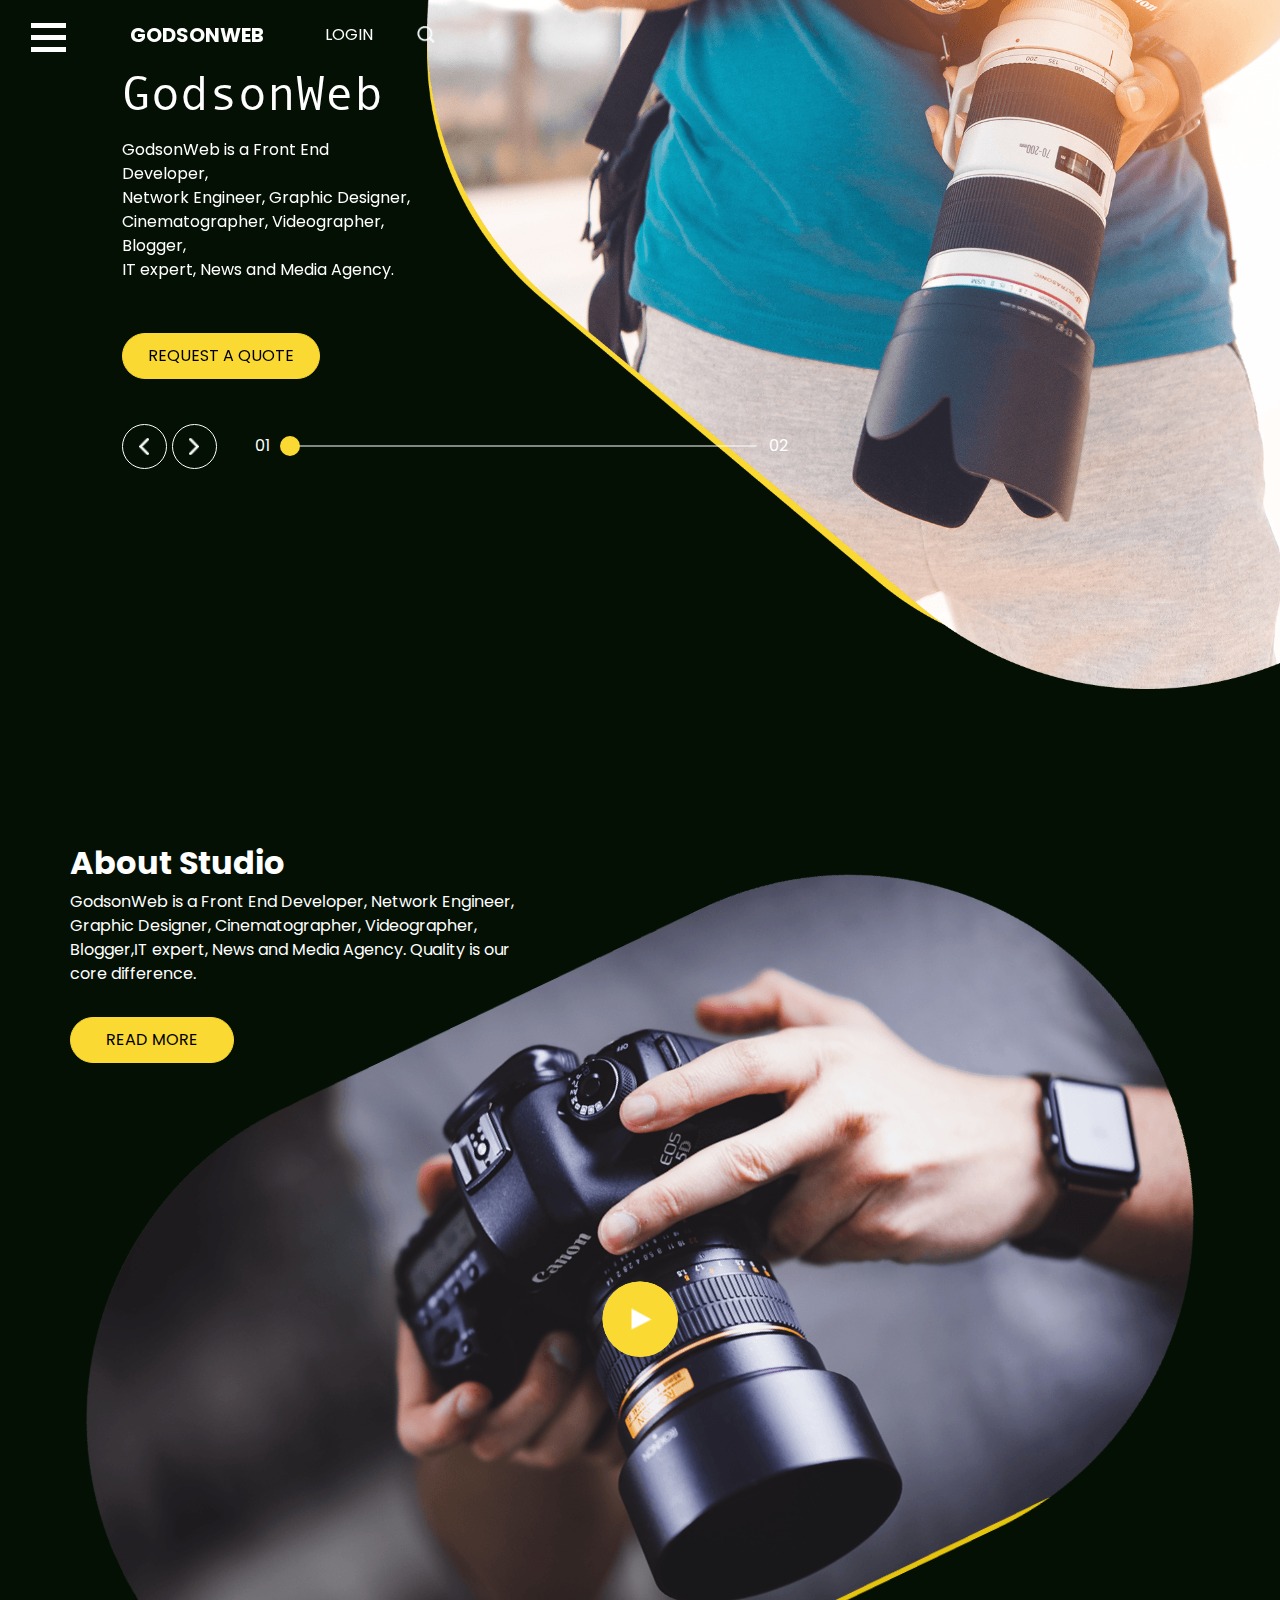
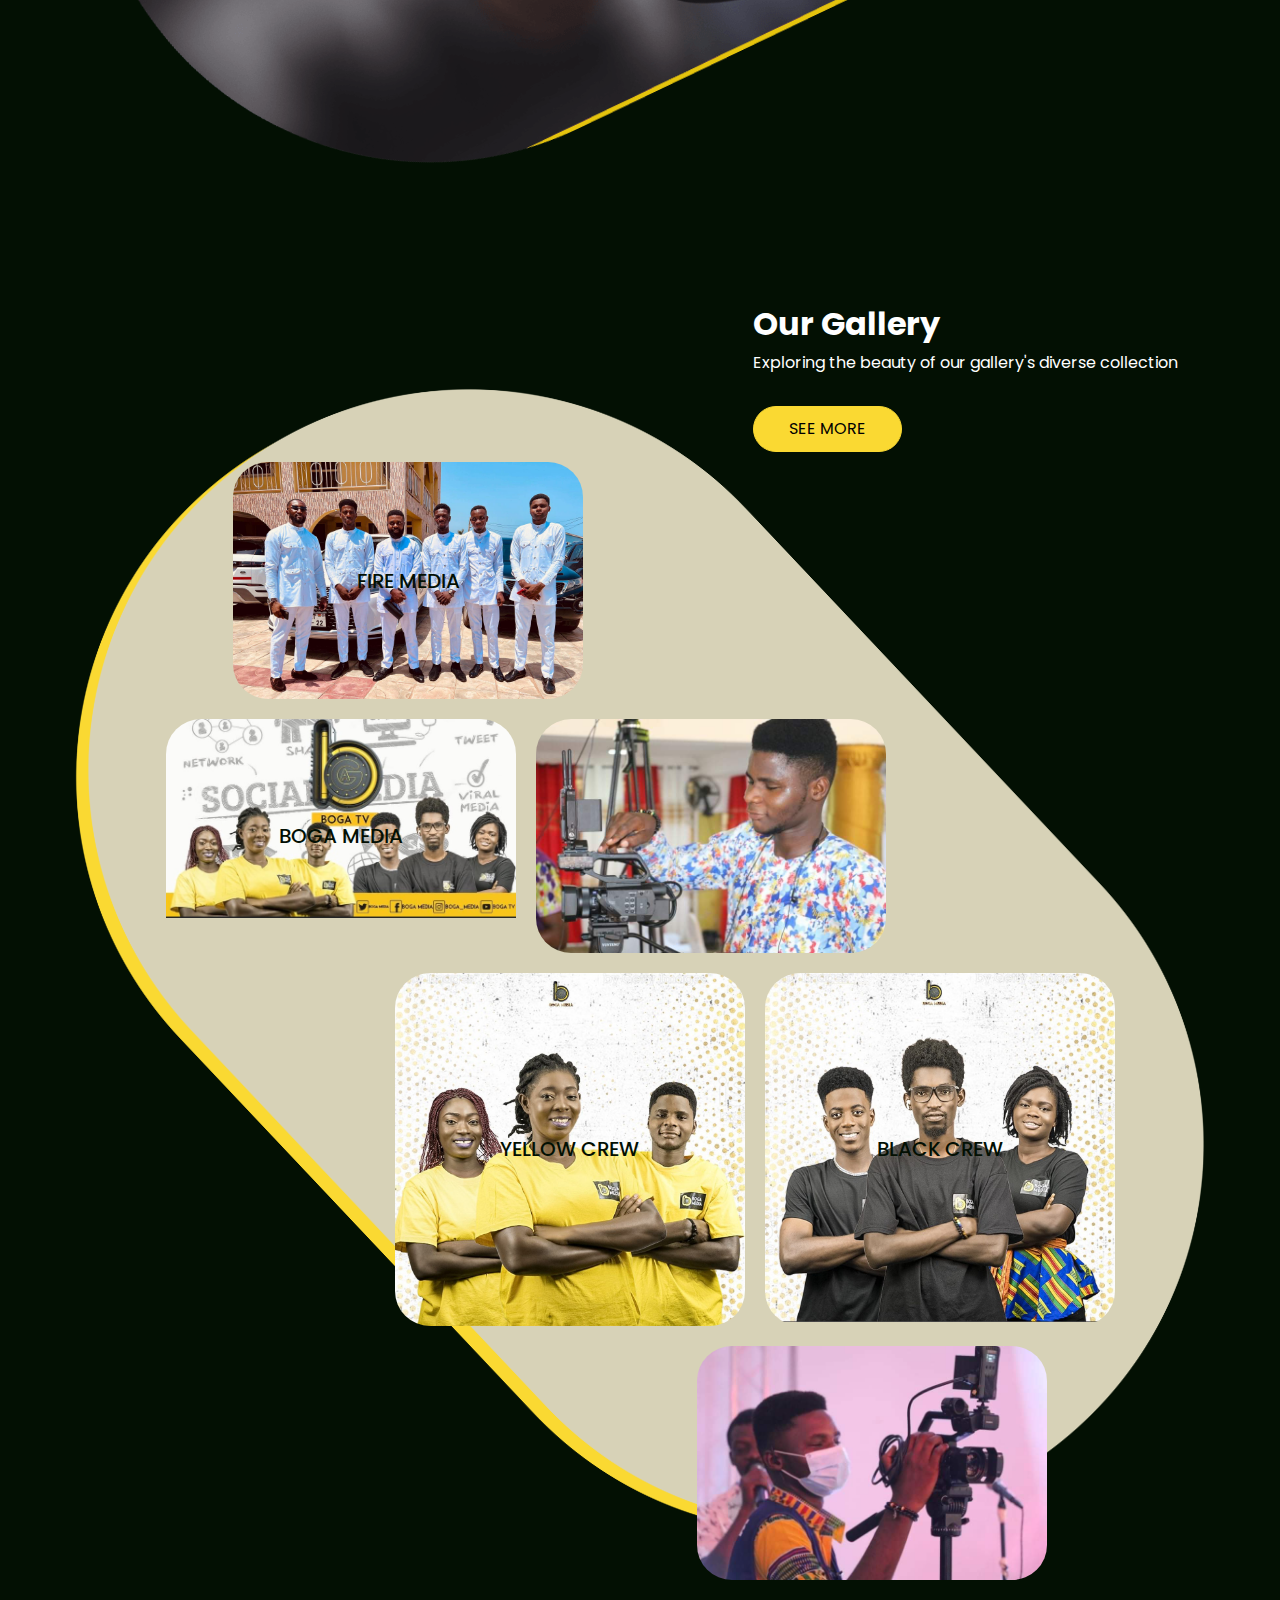
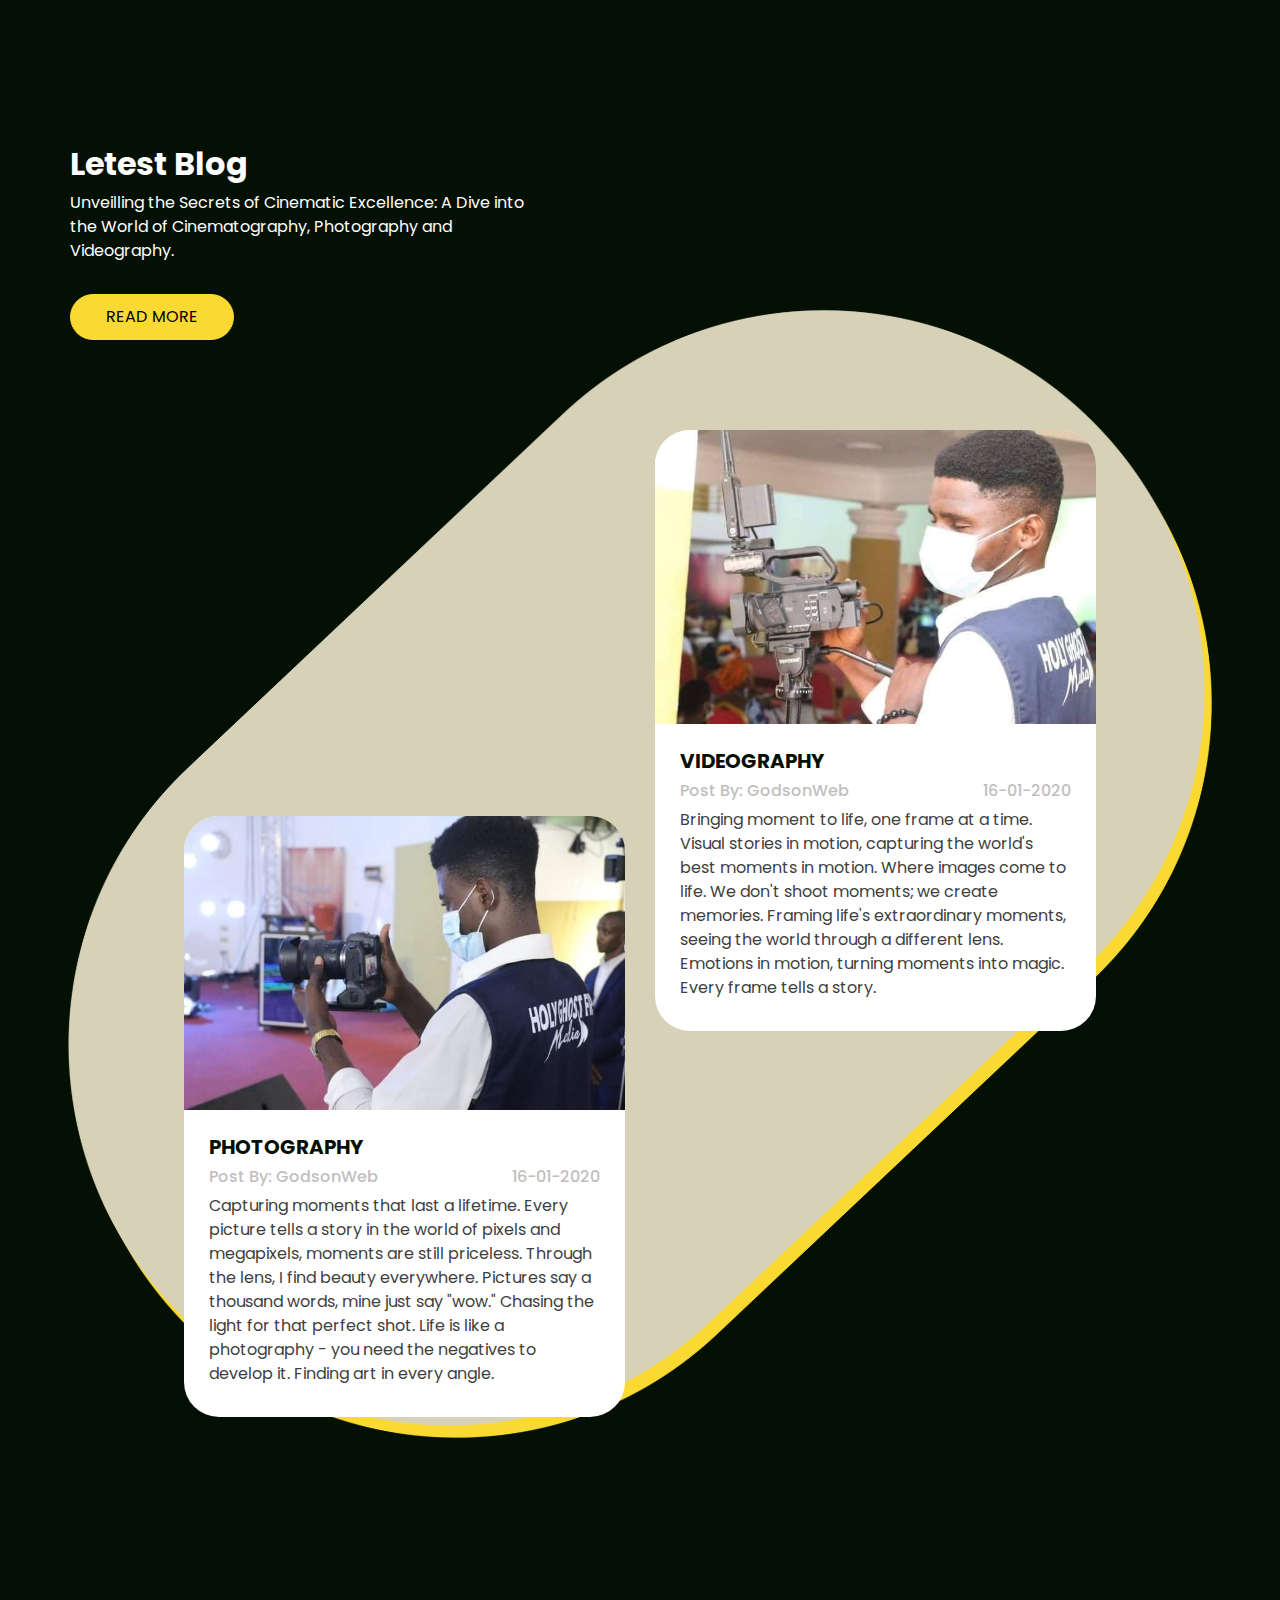
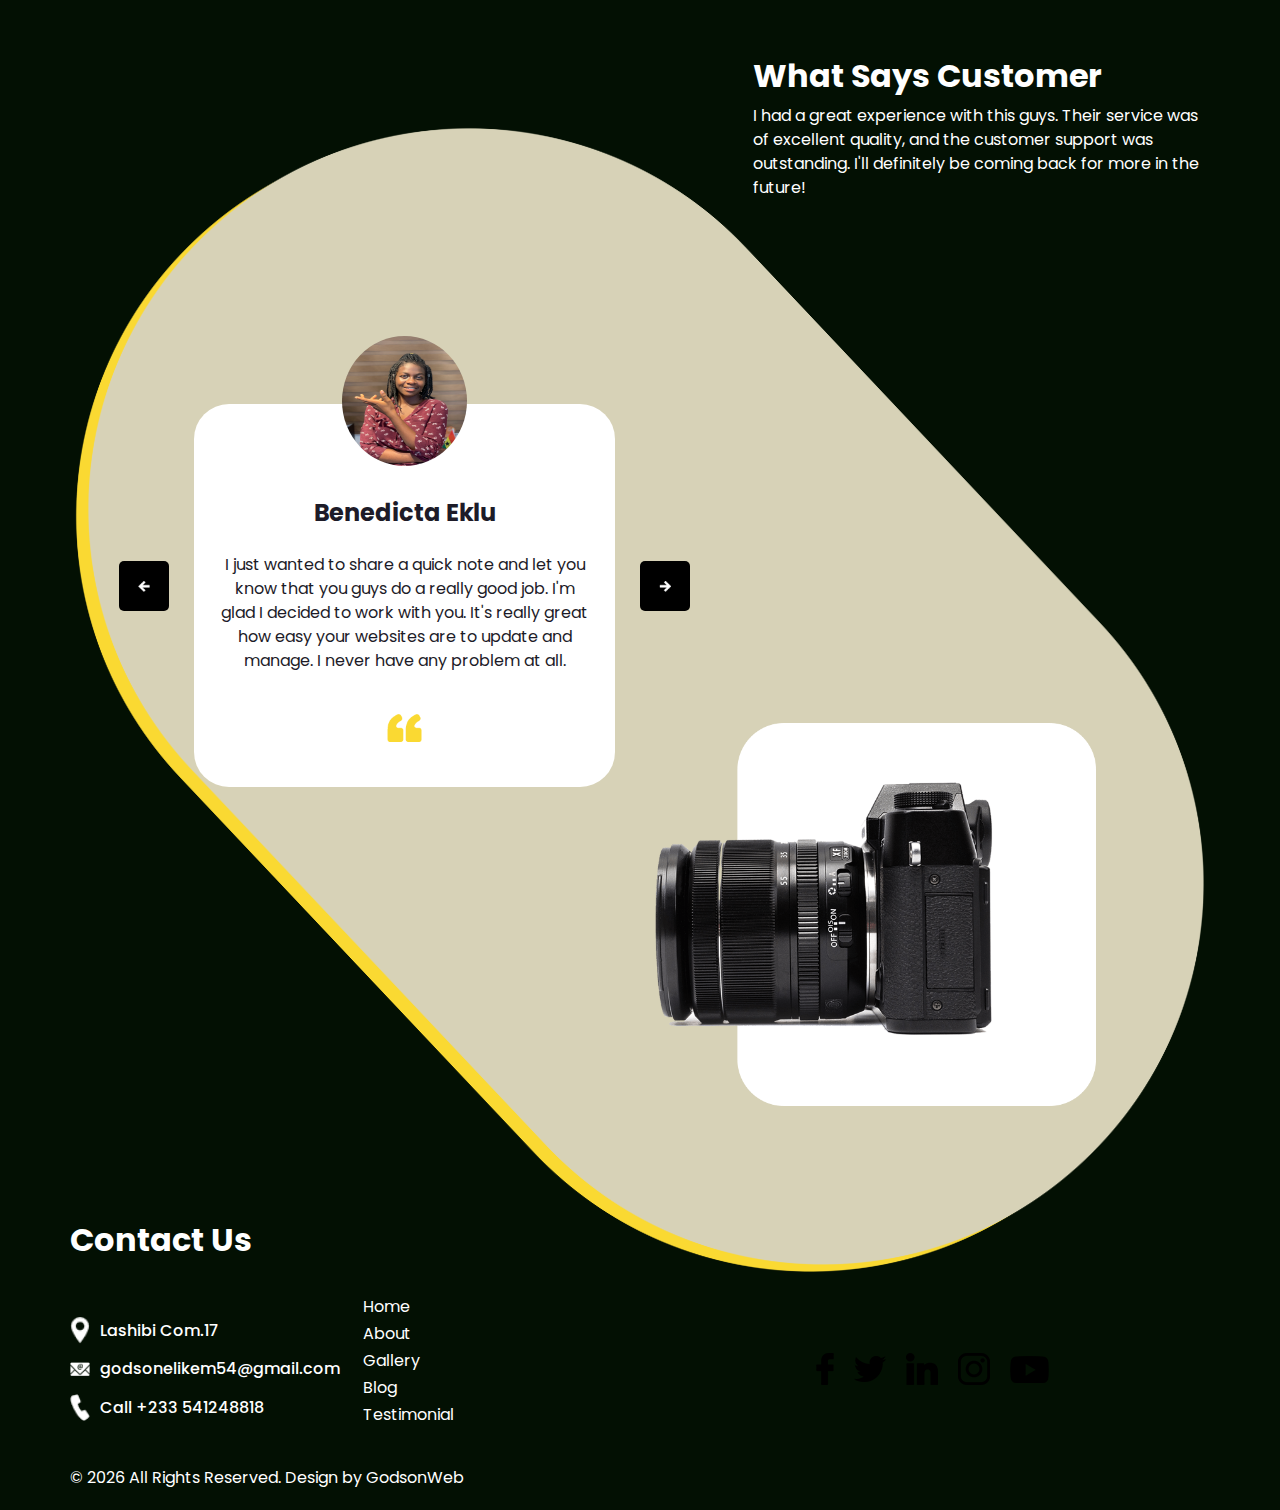
<file: index.html>
<!DOCTYPE html>
<html lang="en">

<head>
  <!-- Basic -->
  <meta charset="utf-8" />
  <meta http-equiv="X-UA-Compatible" content="IE=edge" />
  <!-- Mobile Metas -->
  <meta name="viewport" content="width=device-width, initial-scale=1, shrink-to-fit=no" />
  <!-- Site Metas -->
  <meta name="keywords" content="" />
  <meta name="description" content="" />
  <meta name="author" content="" />

  <title>Godsonweb</title>

  <!-- slider stylesheet -->
  <link rel="stylesheet" type="text/css" href="https://cdnjs.cloudflare.com/ajax/libs/OwlCarousel2/2.3.4/assets/owl.carousel.min.css" />

  <!-- bootstrap core css -->
  <link rel="stylesheet" type="text/css" href="css/bootstrap.css" />

  <!-- Custom styles for this template -->
  <link href=" css/style.css" rel="stylesheet" />
  <!-- responsive style -->
  <link href="css/responsive.css" rel="stylesheet" />
</head>

<body>
  <div class="hero_area">
    <!-- header section strats -->
    <header class="header_section">
      <div class="container-fluid">
        <nav class="navbar navbar-expand-lg custom_nav-container d-block">
          <div class="main_nav_menu">
            <div class="fk_width">
              <div class="custom_menu-btn">
                <button onclick="openNav()">
                  <span class="s-1"> </span>
                  <span class="s-2"> </span>
                  <span class="s-3"> </span>
                </button>
              </div>
              <div id="myNav" class="overlay">
                <div class="overlay-content">
                  <a class="" href="index.html">Home <span class="sr-only">(current)</span></a>
                  <a class="" href="about.html">About </a>
                  <a class="" href="gallery.html">Gallery </a>
                  <a class="" href="blog.html">Blog </a>
                  <a class="" href="testimonial.html">Testimonial </a>
                </div>
              </div>
            </div>
            <a class="navbar-brand" href="index.html">
              <span>
                Godsonweb
              </span>
            </a>
            <div class="user_option">
              <a href="#">
                login
              </a>
              <form class="form-inline ">
                <button class="btn  nav_search-btn" type="submit"></button>
              </form>
            </div>
          </div>
        </nav>
      </div>
    </header>
    <!-- end header section -->

    <!-- slider section -->
    <section class=" slider_section position-relative">
      <div class="container-fluid">
        <div class="row slider-row">
          <div class="col-lg-3 offset-lg-1">
            <div id="carouselExampleIndicators" class="carousel slide" data-ride="carousel">
              <div class="carousel-inner">
                <div class="carousel-item active">
                  <div class="detail-box">
                    <h1>
                      GodsonWeb <br/>
                    
                    </h1>
                    <p>
                      GodsonWeb is a Front End Developer, <br/>
                      Network Engineer, Graphic Designer, <br/>
                      Cinematographer, Videographer, Blogger, <br/>
                      IT expert, News and Media Agency. 
                    </p>
                    <div>
                      <a href="#">
                        Request A Quote
                      </a>
                    </div>
                  </div>
                </div>
                <div class="carousel-item">
                  <div class="detail-box">
                    <h1>
                      GodsonWeb <br />
                      
                    </h1>
                    <p>
                      News and Media agency that covers Entertainment and Celebrities Lifestyle, Trending and many more.
                      We take pride in our high quality coverage. The best News and Media agency in the world.
                      Quality is our core difference. 
                    </p>
                    <div>
                      <a href="#">
                        Request A Quote
                      </a>
                    </div>
                  </div>
                </div>
              </div>
              <div class="carousel_control-box">
                <div class="carousel_btn-container">
                  <a class="carousel-control-prev" href="#carouselExampleIndicators" role="button" data-slide="prev">
                    <span class="sr-only">Previous</span>
                  </a>
                  <a class="carousel-control-next" href="#carouselExampleIndicators" role="button" data-slide="next">
                    <span class="sr-only">Next</span>
                  </a>
                </div>
                <ol class="carousel-indicators">
                  <li data-target="#carouselExampleIndicators" data-slide-to="0" class="active li_one">01</li>
                  <li data-target="#carouselExampleIndicators" data-slide-to="1" class="li_two">02</li>
                  <li class="ol_design"></li>
                </ol>
              </div>
            </div>
          </div>
          <div class="col-lg-8 px-0">
            <div class="img-box">
              <img src="images/slider-img.png" alt="" />
            </div>
          </div>
        </div>
      </div>
    </section>
    <!-- end slider section -->
  </div>

  <!-- about section -->

  <section class="about_section layout_padding">
    <div class="container">
      <div class="row">
        <div class="col-md-5">
          <div class="detail-box">
            <div class="heading_container">
              <h2>
                About Studio
              </h2>
              <p>
                GodsonWeb is a Front End Developer, Network Engineer, Graphic Designer,
                Cinematographer, Videographer, Blogger,IT expert, News and Media Agency.
                Quality is our core difference.
              </p>
              <a href="">
                Read More
              </a>
            </div>
          </div>
        </div>
      </div>
    </div>
    <div class="img-box">
      <div class="play_btn">
        <a href="#">
          <img src="images/play.png" alt="" />
        </a>
      </div>
      <img src="images/about-img.png" class="about-img" alt="" />
    </div>
  </section>

  <!-- end about section -->

  <!-- gallery section -->
  <section class="gallery_section layout_padding-top">
    <div class="container">
      <div class="row">
        <div class="col-lg-5 ml-auto">
          <div class="heading_container">
            <h2>
              Our Gallery
            </h2>
            <p>
              Exploring the beauty of our gallery's diverse collection
            </p>
            <a href="">
              See More
            </a>
          </div>
        </div>
      </div>
    </div>
    <div class="gallery_container">
      <div class="gallery_bg">
        <img src="images/gallery-bg.png" alt="" />
      </div>
      <div class="container">
        <div class="gallery_box">
          <div class="box b1">
            <div class="img-box">
              <img src="images/media.JPG" alt="" />
              <h5>
                Fire media 
              </h5>
            </div>
          </div>
          <div class="box b2">
            <div class="img-box">
              <img src="images/media1.JPG" alt="" />
              <h5>
                Boga media 
              </h5>
            </div>
            <div class="img-box">
              <img src="images/godson.JPG" alt="" />
              <h5>
                
              </h5>
            </div>
          </div>
          <div class="box b3">
            <div class="img-box">
              <img src="images/media2.PNG" alt="" />
              <h5>
                yellow crew 
              </h5>
            </div>
            <div class="img-box">
              <img src="images/media3.PNG" alt="" />
              <h5>
                black crew
              </h5>
            </div>
          </div>
          <div class="box b4">
            <div class="img-box">
              <img src="images/godson1.JPG" alt="" />
              <h5>
                
              </h5>
            </div>
          </div>
        </div>
      </div>
    </div>
  </section>
  <!-- end gallery section -->

  <!-- blog section -->

  <section class="blog_section layout_padding">
    <div class="container">
      <div class="row">
        <div class="col-md-5">
          <div class="detail-box">
            <div class="heading_container">
              <h2>
                Letest Blog
              </h2>
              <p>
                Unveilling the Secrets of Cinematic Excellence:
                A Dive into the World of Cinematography, Photography 
                and Videography.
              </p>
              <a href="">
                Read More
              </a>
            </div>
          </div>
        </div>
      </div>
    </div>
    <div class="blog_container">
      <div class="blog_bg">
        <img src="images/gallery-bg.png" alt="" />
      </div>
      <div class="container">
        <div class="blog_box">
          <div class="row">
            <div class="col-md-6">
              <div class="box b1">
                <div class="img-box">
                  <img src="images/godson3.JPG" alt="" />
                </div>
                <div class="blog-detail">
                  <div class="blog_title">
                    <h5>
                     Photography
                    </h5>
                    <div class="blog_post">
                      <h6>
                        Post By: GodsonWeb
                      </h6>
                      <h6>
                        16-01-2020
                      </h6>
                    </div>
                  </div>
                  <p>
                    Capturing moments that last a lifetime.
                    Every picture tells a story in the world of pixels 
                    and megapixels, moments are still priceless. Through
                    the lens, I find beauty everywhere. Pictures say a thousand 
                    words, mine just say "wow." Chasing the light for that perfect shot.
                    Life is like a photography - you need the negatives to develop it. 
                    Finding art in every angle.   
                  </p>
                </div>
              </div>
            </div>
            <div class="col-md-6">
              <div class="box b2">
                <div class="img-box">
                  <img src="images/godson2.JPG" alt="" />
                </div>
                <div class="blog-detail">
                  <div class="blog_title">
                    <h5>
                      Videography
                    </h5>
                    <div class="blog_post">
                      <h6>
                        Post By: GodsonWeb
                      </h6>
                      <h6>
                        16-01-2020
                      </h6>
                    </div>
                  </div>
                  <p>
                    Bringing moment to life, one frame at a time.
                    Visual stories in motion, capturing the world's
                    best moments in motion. Where images come to life.
                    We don't shoot moments; we create memories. Framing life's
                    extraordinary moments, seeing the world through a different lens.
                    Emotions in motion, turning moments into magic. Every frame tells a story.                     
                  </p>
                </div>
              </div>
            </div>
          </div>
        </div>
      </div>
    </div>
  </section>

  <!-- end blog section -->

  <!-- client section -->

  <section class="client_section layout_padding">
    <div class="container">
      <div class="row">
        <div class="col-lg-5 ml-auto">
          <div class="heading_container">
            <h2>
              What Says Customer
            </h2>
            <p>
              I had a great experience with this guys.
              Their service was of excellent quality, 
              and the customer support was outstanding.
              I'll definitely be coming back for more in the future!  
            </p>
          </div>
        </div>
      </div>
    </div>
    <div class="client_container">
      <div class="client_bg">
        <img src="images/gallery-bg.png" alt="" />
      </div>
      <div class="container">
        <div class="client_box">
          <div class="row">
            <div class="col-lg-6">
              <div class="box b1">
                <div id="carouselExampleControls" class="carousel slide" data-ride="carousel">
                  <div class="carousel-inner">
                    <div class="carousel-item active">
                      <div class="client_content-box layout_padding">
                        <div class="img-box">
                          <img class="profile" src="images/benedicta.JPG" alt="" />
                        </div>
                        <div class="detail-box">
                          <h4>
                            Benedicta Eklu
                          </h4>
                          <p>
                          I just wanted to share a quick note and let you
                          know that you guys do a really good job. I'm glad 
                          I decided to work with you. It's really great how easy
                          your websites are to update and manage. I never have any problem at all. </p>
                          <img src="images/quote.png" alt="" />
                        </div>
                      </div>
                    </div>
                    <div class="carousel-item">
                      <div class="client_content-box layout_padding">
                        <div class="img-box">
                          <img class="profile" src="images/gamor.JPG" alt="" />
                        </div>
                        <div class="detail-box">
                          <h4>
                            Emmanual Gamor 
                          </h4>
                          <p>
                            I've been a loyal customer for years, and I can't say 
                            enough about the exceptional service and high-quality 
                            products provided by this guys. They always go above and
                            beyond to meet my needs and exceed my expectations. I wouldn't
                            shop anywhere else!    
                          </p>
                          <img src="images/quote.png" alt="" />
                        </div>
                      </div>
                    </div>
                    <div class="carousel-item">
                      <div class="client_content-box layout_padding">
                        <div class="img-box">
                          <img class="profile" src="images/Elikem.JPG" alt="" />
                        </div>
                        <div class="detail-box">
                          <h4>
                            Godson 
                          </h4>
                          <p>
                            I had an amazing experience with this guys.
                            Their customer support team was incredibly helpful
                            and responsive, and the service not only met but exceed
                            my requirements. I highly recommend them to anyone looking 
                            for top-notch products and service. 
                          </p>
                          <img src="images/quote.png" alt="" />
                        </div>
                      </div>
                    </div>
                  </div>
                  <a class="carousel-control-prev" href="#carouselExampleControls" role="button" data-slide="prev">
                    <span class="sr-only">Previous</span>
                  </a>
                  <a class="carousel-control-next" href="#carouselExampleControls" role="button" data-slide="next">
                    <span class="sr-only">Next</span>
                  </a>
                </div>
              </div>
            </div>
            <div class="col-lg-6">
              <div class="box b2">
                <div class="camera_img-box">
                  <img src="images/camera.png" alt="" />
                </div>
              </div>
            </div>
          </div>
        </div>
      </div>
    </div>
  </section>

  <!-- end client section -->

  <!-- info section -->

  <section class="info_section ">
    <div class="info_container layout_padding-top">
      <div class="container">
        <div class="heading_container">
          <h2>
            Contact Us
          </h2>
        </div>
        <div class="info_main">
          <div class="row">
            <div class="col-md-4 col-lg-3">
              <div class="info_contact ">
                <a href="#" class="link-box">
                  <div class="img-box">
                    <img src="images/location.png" alt="" />
                  </div>
                  <div class="detail-box">
                    <h6>
                      Lashibi Com.17 
                    </h6>
                  </div>
                </a>
                <a href="#" class="link-box">
                  <div class="img-box">
                    <img src="images/mail.png" alt="" />
                  </div>
                  <div class="detail-box">
                    <h6>
                      godsonelikem54@gmail.com
                    </h6>
                  </div>
                </a>
                <a href="#" class="link-box">
                  <div class="img-box">
                    <img src="images/call.png" alt="" />
                  </div>
                  <div class="detail-box">
                    <h6>
                      Call +233 541248818
                    </h6>
                  </div>
                </a>
              </div>
            </div>
            <div class="col-md-2 col-lg-3">
              <div class="info_link-box">
                <ul>
                  <li class=" ">
                    <a class="" href="index.html">Home <span class="sr-only">(current)</span></a>
                  </li>
                  <li class="">
                    <a class="" href="about.html">About </a>
                  </li>
                  <li class="">
                    <a class="" href="gallery.html">Gallery </a>
                  </li>
                  <li class="">
                    <a class="" href="blog.html">Blog </a>
                  </li>
                  <li class="">
                    <a class="" href="testimonial.html">Testimonial </a>
                  </li>
                </ul>
              </div>
            </div>
            <div class="col-md-6 ">
              <div class="social_box">
                <a href="#">
                  <img src="images/facebook.png" alt="" />
                </a>
                <a href="#">
                  <img src="images/twitter.png" alt="" />
                </a>
                <a href="#">
                  <img src="images/linkedin.png" alt="" />
                </a>
                <a href="#">
                  <img src="images/instagram.png" alt="" />
                </a>
                <a href="#">
                  <img src="images/youtube.png" alt="" />
                </a>
              </div>
            </div>
          </div>
        </div>
      </div>
    </div>
  </section>

  <!-- end info section -->

  <!-- footer section -->
  <footer class="footer_section ">
    <div class="container">
      <p>
        &copy; <span id="displayYear"></span> All Rights Reserved. Design by
        <a href="https://html.design/">GodsonWeb</a>
      </p>
    </div>
  </footer>
  <!-- footer section -->

  <script src="js/jquery-3.4.1.min.js"></script>
  <script src="js/bootstrap.js"></script>
  <script src="https://cdnjs.cloudflare.com/ajax/libs/OwlCarousel2/2.3.4/owl.carousel.min.js"></script>
  <script src="js/custom.js"></script>
</body>

</html>
</file>
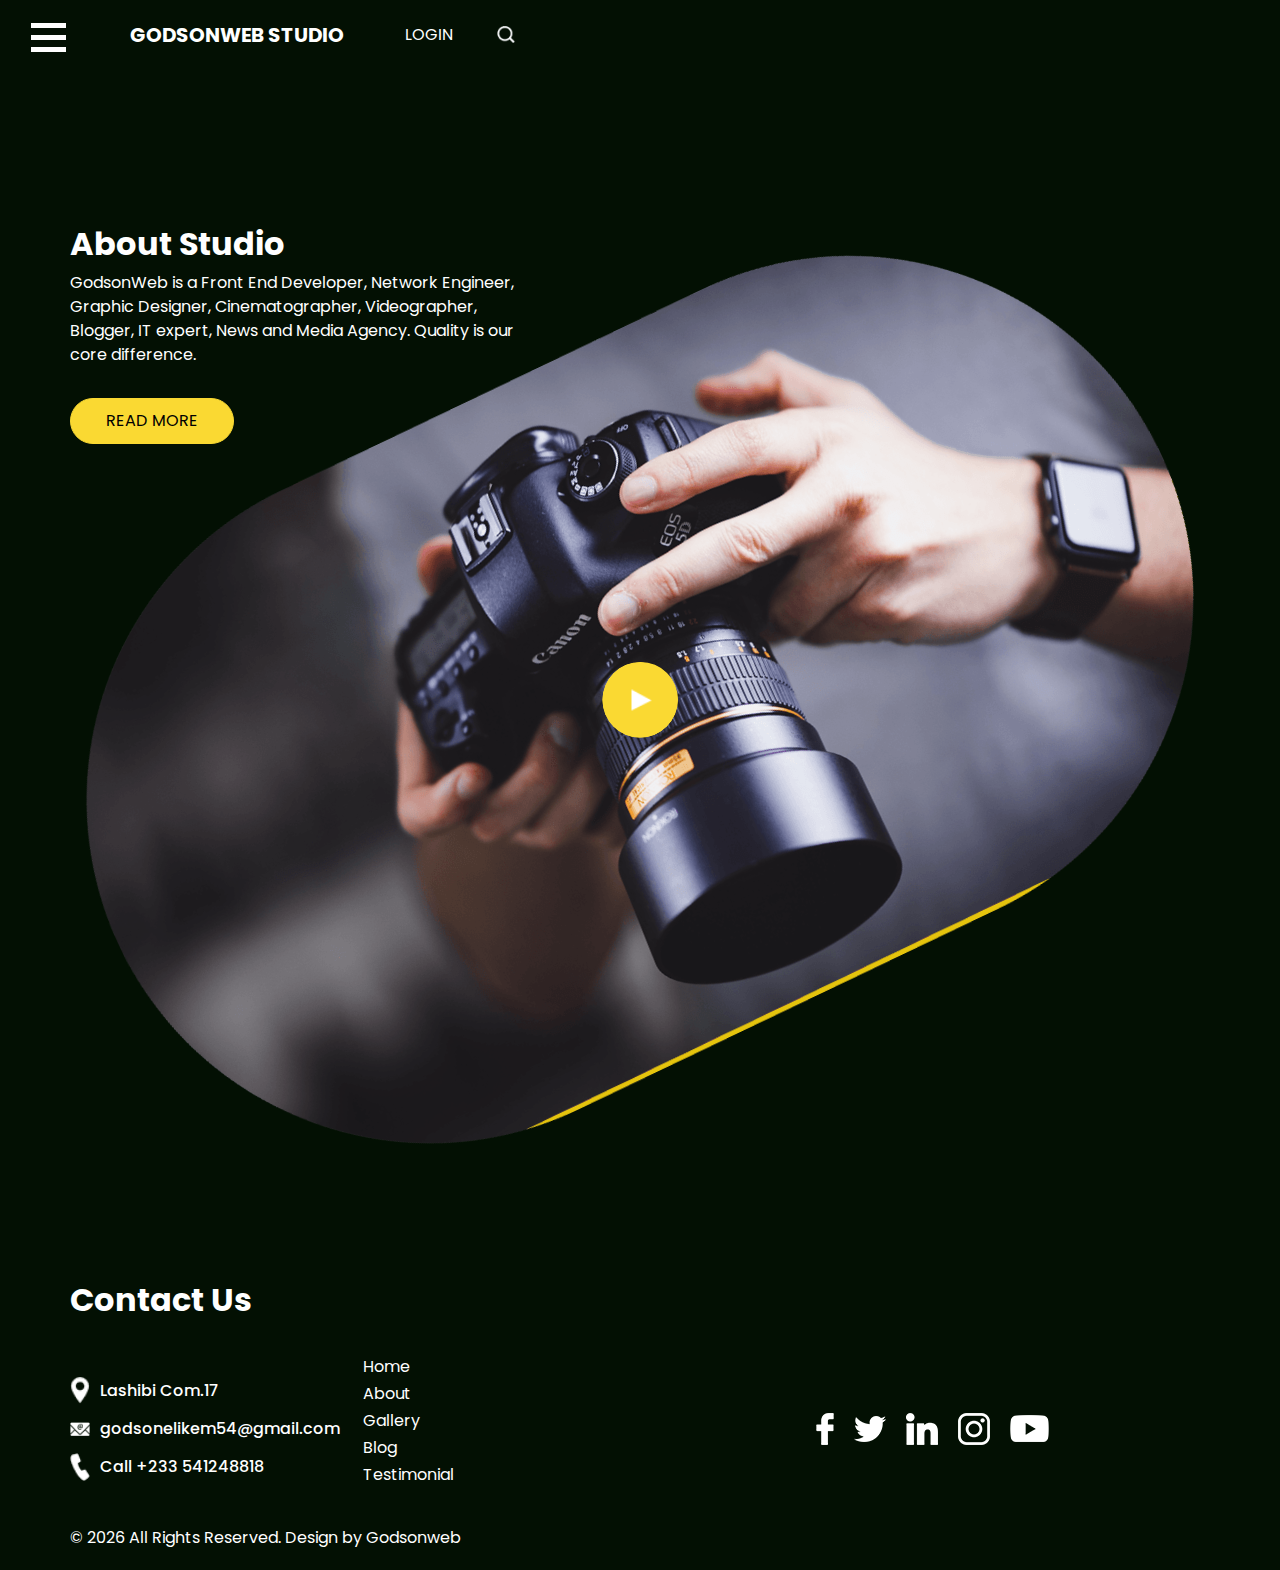
<file: about.html>
<!DOCTYPE html>
<html lang="en">

<head>
  <!-- Basic -->
  <meta charset="utf-8" />
  <meta http-equiv="X-UA-Compatible" content="IE=edge" />
  <!-- Mobile Metas -->
  <meta name="viewport" content="width=device-width, initial-scale=1, shrink-to-fit=no" />
  <!-- Site Metas -->
  <meta name="keywords" content="" />
  <meta name="description" content="" />
  <meta name="author" content="" />

  <title>Godsonweb studio</title>

  <!-- slider stylesheet -->
  <link rel="stylesheet" type="text/css" href="https://cdnjs.cloudflare.com/ajax/libs/OwlCarousel2/2.3.4/assets/owl.carousel.min.css" />

  <!-- bootstrap core css -->
  <link rel="stylesheet" type="text/css" href="css/bootstrap.css" />

  <!-- Custom styles for this template -->
  <link href=" css/style.css" rel="stylesheet" />
  <!-- responsive style -->
  <link href="css/responsive.css" rel="stylesheet" />
</head>

<body class="sub_page">
  <div class="hero_area">
    <!-- header section strats -->
    <header class="header_section">
      <div class="container-fluid">
        <nav class="navbar navbar-expand-lg custom_nav-container d-block">
          <div class="main_nav_menu">
            <div class="fk_width">
              <div class="custom_menu-btn">
                <button onclick="openNav()">
                  <span class="s-1"> </span>
                  <span class="s-2"> </span>
                  <span class="s-3"> </span>
                </button>
              </div>
              <div id="myNav" class="overlay">
                <div class="overlay-content">
                  <a class="" href="index.html">Home <span class="sr-only">(current)</span></a>
                  <a class="" href="about.html">About </a>
                  <a class="" href="gallery.html">Gallery </a>
                  <a class="" href="blog.html">Blog </a>
                  <a class="" href="testimonial.html">Testimonial </a>
                </div>
              </div>
            </div>
            <a class="navbar-brand" href="index.html">
              <span>
                Godsonweb studio
              </span>
            </a>
            <div class="user_option">
              <a href="#">
                login
              </a>
              <form class="form-inline ">
                <button class="btn  nav_search-btn" type="submit"></button>
              </form>
            </div>
          </div>
        </nav>
      </div>
    </header>
    <!-- end header section -->
  </div>

  <div class="layout_padding">
    <!-- about section -->

    <section class="about_section layout_padding-bottom">
      <div class="container">
        <div class="row">
          <div class="col-md-5">
            <div class="detail-box">
              <div class="heading_container">
                <h2>
                  About Studio
                </h2>
                <p>
                  GodsonWeb is a Front End Developer, 
                  Network Engineer, Graphic Designer, 
                  Cinematographer, Videographer, Blogger,
                  IT expert, News and Media Agency.
                  Quality is our core difference.
                </p>
                <a href="">
                  Read More
                </a>
              </div>
            </div>
          </div>
        </div>
      </div>
      <div class="img-box">
        <div class="play_btn">
          <a href="#">
            <img src="images/play.png" alt="" />
          </a>
        </div>
        <img src="images/about-img.png" class="about-img" alt="" />
      </div>
    </section>

    <!-- end about section -->
  </div>


  <!-- info section -->

  <section class="info_section ">
    <div class="info_container layout_padding-top">
      <div class="container">
        <div class="heading_container">
          <h2>
            Contact Us
          </h2>
        </div>
        <div class="info_main">
          <div class="row">
            <div class="col-md-4 col-lg-3">
              <div class="info_contact ">
                <a href="#" class="link-box">
                  <div class="img-box">
                    <img src="images/location.png" alt="" />
                  </div>
                  <div class="detail-box">
                    <h6>
                      Lashibi Com.17 
                    </h6>
                  </div>
                </a>
                <a href="#" class="link-box">
                  <div class="img-box">
                    <img src="images/mail.png" alt="" />
                  </div>
                  <div class="detail-box">
                    <h6>
                      godsonelikem54@gmail.com
                    </h6>
                  </div>
                </a>
                <a href="#" class="link-box">
                  <div class="img-box">
                    <img src="images/call.png" alt="" />
                  </div>
                  <div class="detail-box">
                    <h6>
                      Call +233 541248818
                    </h6>
                  </div>
                </a>
              </div>
            </div>
            <div class="col-md-2 col-lg-3">
              <div class="info_link-box">
                <ul>
                  <li class=" active">
                    <a class="" href="index.html">Home <span class="sr-only">(current)</span></a>
                  </li>
                  <li class="">
                    <a class="" href="about.html">About </a>
                  </li>
                  <li class="">
                    <a class="" href="gallery.html">Gallery </a>
                  </li>
                  <li class="">
                    <a class="" href="blog.html">Blog </a>
                  </li>
                  <li class="">
                    <a class="" href="testimonial.html">Testimonial </a>
                  </li>
                </ul>
              </div>
            </div>
            <div class="col-md-6 ">
              <div class="social_box">
                <a href="#">
                  <img src="images/facebook.png" alt="" />
                </a>
                <a href="#">
                  <img src="images/twitter.png" alt="" />
                </a>
                <a href="#">
                  <img src="images/linkedin.png" alt="" />
                </a>
                <a href="#">
                  <img src="images/instagram.png" alt="" />
                </a>
                <a href="#">
                  <img src="images/youtube.png" alt="" />
                </a>
              </div>
            </div>
          </div>
        </div>
      </div>
    </div>
  </section>

  <!-- end info section -->

  <!-- footer section -->
  <footer class="footer_section ">
    <div class="container">
      <p>
        &copy; <span id="displayYear"></span> All Rights Reserved. Design by
        <a href="https://html.design/">Godsonweb</a>
      </p>
    </div>
  </footer>
  <!-- footer section -->

  <script src="js/jquery-3.4.1.min.js"></script>
  <script src="js/bootstrap.js"></script>
  <script src="https://cdnjs.cloudflare.com/ajax/libs/OwlCarousel2/2.3.4/owl.carousel.min.js"></script>
  <script src="js/custom.js"></script>
</body>

</html>
</file>
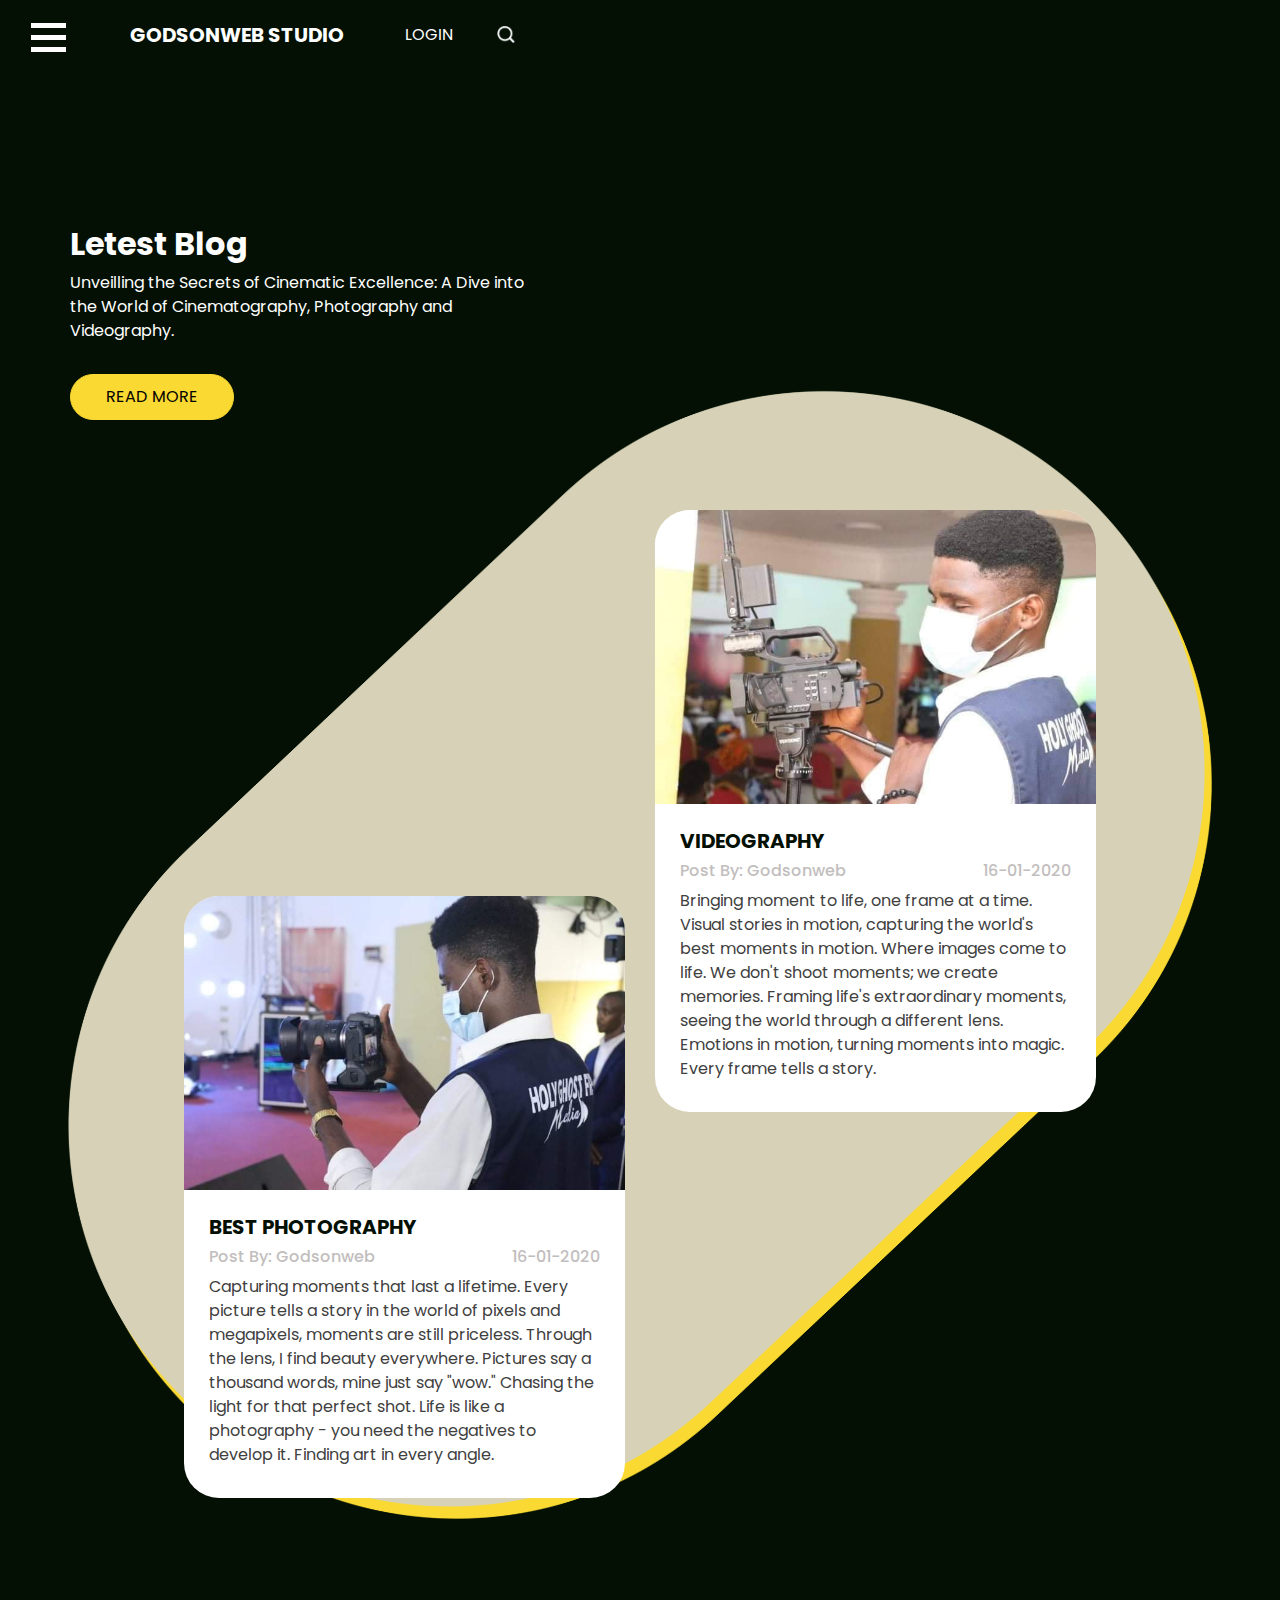
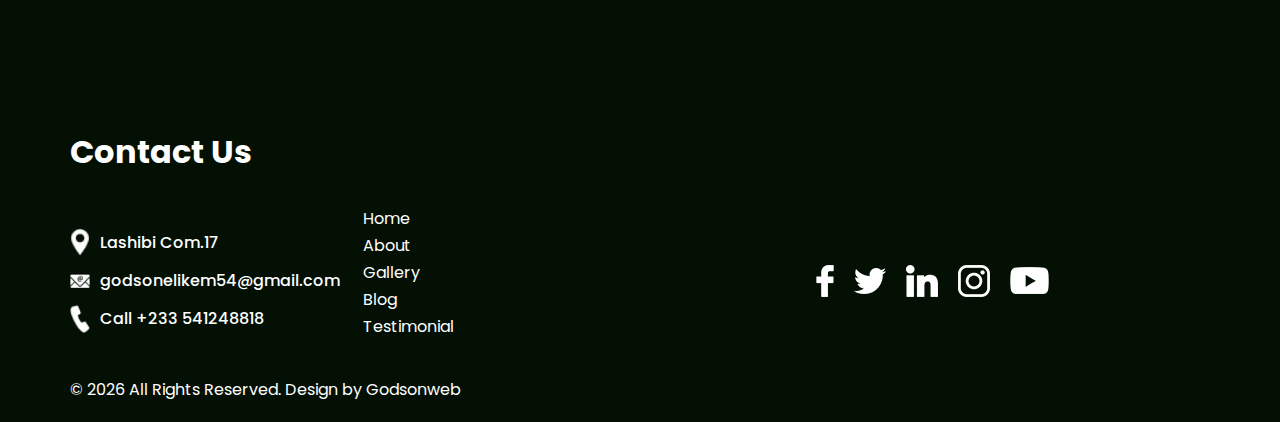
<file: blog.html>
<!DOCTYPE html>
<html lang="en">

<head>
  <!-- Basic -->
  <meta charset="utf-8" />
  <meta http-equiv="X-UA-Compatible" content="IE=edge" />
  <!-- Mobile Metas -->
  <meta name="viewport" content="width=device-width, initial-scale=1, shrink-to-fit=no" />
  <!-- Site Metas -->
  <meta name="keywords" content="" />
  <meta name="description" content="" />
  <meta name="author" content="" />

  <title>Godsonweb studio</title>

  <!-- slider stylesheet -->
  <link rel="stylesheet" type="text/css" href="https://cdnjs.cloudflare.com/ajax/libs/OwlCarousel2/2.3.4/assets/owl.carousel.min.css" />

  <!-- bootstrap core css -->
  <link rel="stylesheet" type="text/css" href="css/bootstrap.css" />

  <!-- Custom styles for this template -->
  <link href=" css/style.css" rel="stylesheet" />
  <!-- responsive style -->
  <link href="css/responsive.css" rel="stylesheet" />
</head>

<body class="sub_page">
  <div class="hero_area">
    <!-- header section strats -->
    <header class="header_section">
      <div class="container-fluid">
        <nav class="navbar navbar-expand-lg custom_nav-container d-block">
          <div class="main_nav_menu">
            <div class="fk_width">
              <div class="custom_menu-btn">
                <button onclick="openNav()">
                  <span class="s-1"> </span>
                  <span class="s-2"> </span>
                  <span class="s-3"> </span>
                </button>
              </div>
              <div id="myNav" class="overlay">
                <div class="overlay-content">
                  <a class="" href="index.html">Home <span class="sr-only">(current)</span></a>
                  <a class="" href="about.html">About </a>
                  <a class="" href="gallery.html">Gallery </a>
                  <a class="" href="blog.html">Blog </a>
                  <a class="" href="testimonial.html">Testimonial </a>
                </div>
              </div>
            </div>
            <a class="navbar-brand" href="index.html">
              <span>
                Godsonweb studio
              </span>
            </a>
            <div class="user_option">
              <a href="#">
                login
              </a>
              <form class="form-inline ">
                <button class="btn  nav_search-btn" type="submit"></button>
              </form>
            </div>
          </div>
        </nav>
      </div>
    </header>
    <!-- end header section -->
  </div>

  <div class="layout_padding-bottom">

    <!-- blog section -->

    <section class="blog_section layout_padding">
      <div class="container">
        <div class="row">
          <div class="col-md-5">
            <div class="detail-box">
              <div class="heading_container">
                <h2>
                  Letest Blog
                </h2>
                <p>
                Unveilling the Secrets of Cinematic Excellence:
                A Dive into the World of Cinematography, Photography 
                and Videography.
                </p>
                <a href="">
                  Read More
                </a>
              </div>
            </div>
          </div>
        </div>
      </div>
      <div class="blog_container">
        <div class="blog_bg">
          <img src="images/gallery-bg.png" alt="" />
        </div>
        <div class="container">
          <div class="blog_box">
            <div class="row">
              <div class="col-md-6">
                <div class="box b1">
                  <div class="img-box">
                    <img src="images/godson3.JPG" alt="" />
                  </div>
                  <div class="blog-detail">
                    <div class="blog_title">
                      <h5>
                        Best photography
                      </h5>
                      <div class="blog_post">
                        <h6>
                          Post By: Godsonweb 
                        </h6>
                        <h6>
                          16-01-2020
                        </h6>
                      </div>
                    </div>
                    <p>
                    Capturing moments that last a lifetime.
                    Every picture tells a story in the world of pixels 
                    and megapixels, moments are still priceless. Through
                    the lens, I find beauty everywhere. Pictures say a thousand 
                    words, mine just say "wow." Chasing the light for that perfect shot.
                    Life is like a photography - you need the negatives to develop it. 
                    Finding art in every angle.
                    </p>
                  </div>
                </div>
              </div>
              <div class="col-md-6">
                <div class="box b2">
                  <div class="img-box">
                    <img src="images/godson2.JPG" alt="" />
                  </div>
                  <div class="blog-detail">
                    <div class="blog_title">
                      <h5>
                        Videography
                      </h5>
                      <div class="blog_post">
                        <h6>
                          Post By: Godsonweb 
                        </h6>
                        <h6>
                          16-01-2020
                        </h6>
                      </div>
                    </div>
                    <p>
                    Bringing moment to life, one frame at a time.
                    Visual stories in motion, capturing the world's
                    best moments in motion. Where images come to life.
                    We don't shoot moments; we create memories. Framing life's
                    extraordinary moments, seeing the world through a different lens.
                    Emotions in motion, turning moments into magic. Every frame tells a story.
                    </p>
                  </div>
                </div>
              </div>
            </div>
          </div>
        </div>
      </div>
    </section>

    <!-- end blog section -->
  </div>

  <!-- info section -->

  <section class="info_section ">
    <div class="info_container layout_padding-top">
      <div class="container">
        <div class="heading_container">
          <h2>
            Contact Us
          </h2>
        </div>
        <div class="info_main">
          <div class="row">
            <div class="col-md-4 col-lg-3">
              <div class="info_contact ">
                <a href="#" class="link-box">
                  <div class="img-box">
                    <img src="images/location.png" alt="" />
                  </div>
                  <div class="detail-box">
                    <h6>
                      Lashibi Com.17 
                    </h6>
                  </div>
                </a>
                <a href="#" class="link-box">
                  <div class="img-box">
                    <img src="images/mail.png" alt="" />
                  </div>
                  <div class="detail-box">
                    <h6>
                      godsonelikem54@gmail.com
                    </h6>
                  </div>
                </a>
                <a href="#" class="link-box">
                  <div class="img-box">
                    <img src="images/call.png" alt="" />
                  </div>
                  <div class="detail-box">
                    <h6>
                      Call +233 541248818
                    </h6>
                  </div>
                </a>
              </div>
            </div>
            <div class="col-md-2 col-lg-3">
              <div class="info_link-box">
                <ul>
                  <li class=" active">
                    <a class="" href="index.html">Home <span class="sr-only">(current)</span></a>
                  </li>
                  <li class="">
                    <a class="" href="about.html">About </a>
                  </li>
                  <li class="">
                    <a class="" href="gallery.html">Gallery </a>
                  </li>
                  <li class="">
                    <a class="" href="blog.html">Blog </a>
                  </li>
                  <li class="">
                    <a class="" href="testimonial.html">Testimonial </a>
                  </li>
                </ul>
              </div>
            </div>
            <div class="col-md-6 ">
              <div class="social_box">
                <a href="#">
                  <img src="images/facebook.png" alt="" />
                </a>
                <a href="#">
                  <img src="images/twitter.png" alt="" />
                </a>
                <a href="#">
                  <img src="images/linkedin.png" alt="" />
                </a>
                <a href="#">
                  <img src="images/instagram.png" alt="" />
                </a>
                <a href="#">
                  <img src="images/youtube.png" alt="" />
                </a>
              </div>
            </div>
          </div>
        </div>
      </div>
    </div>
  </section>

  <!-- end info section -->

  <!-- footer section -->
  <footer class="footer_section ">
    <div class="container">
      <p>
        &copy; <span id="displayYear"></span> All Rights Reserved. Design by
        <a href="https://html.design/">Godsonweb</a> 
      </p>
    </div>
  </footer>
  <!-- footer section -->

  <script src="js/jquery-3.4.1.min.js"></script>
  <script src="js/bootstrap.js"></script>
  <script src="https://cdnjs.cloudflare.com/ajax/libs/OwlCarousel2/2.3.4/owl.carousel.min.js"></script>
  <script src="js/custom.js"></script>
</body>

</html>
</file>
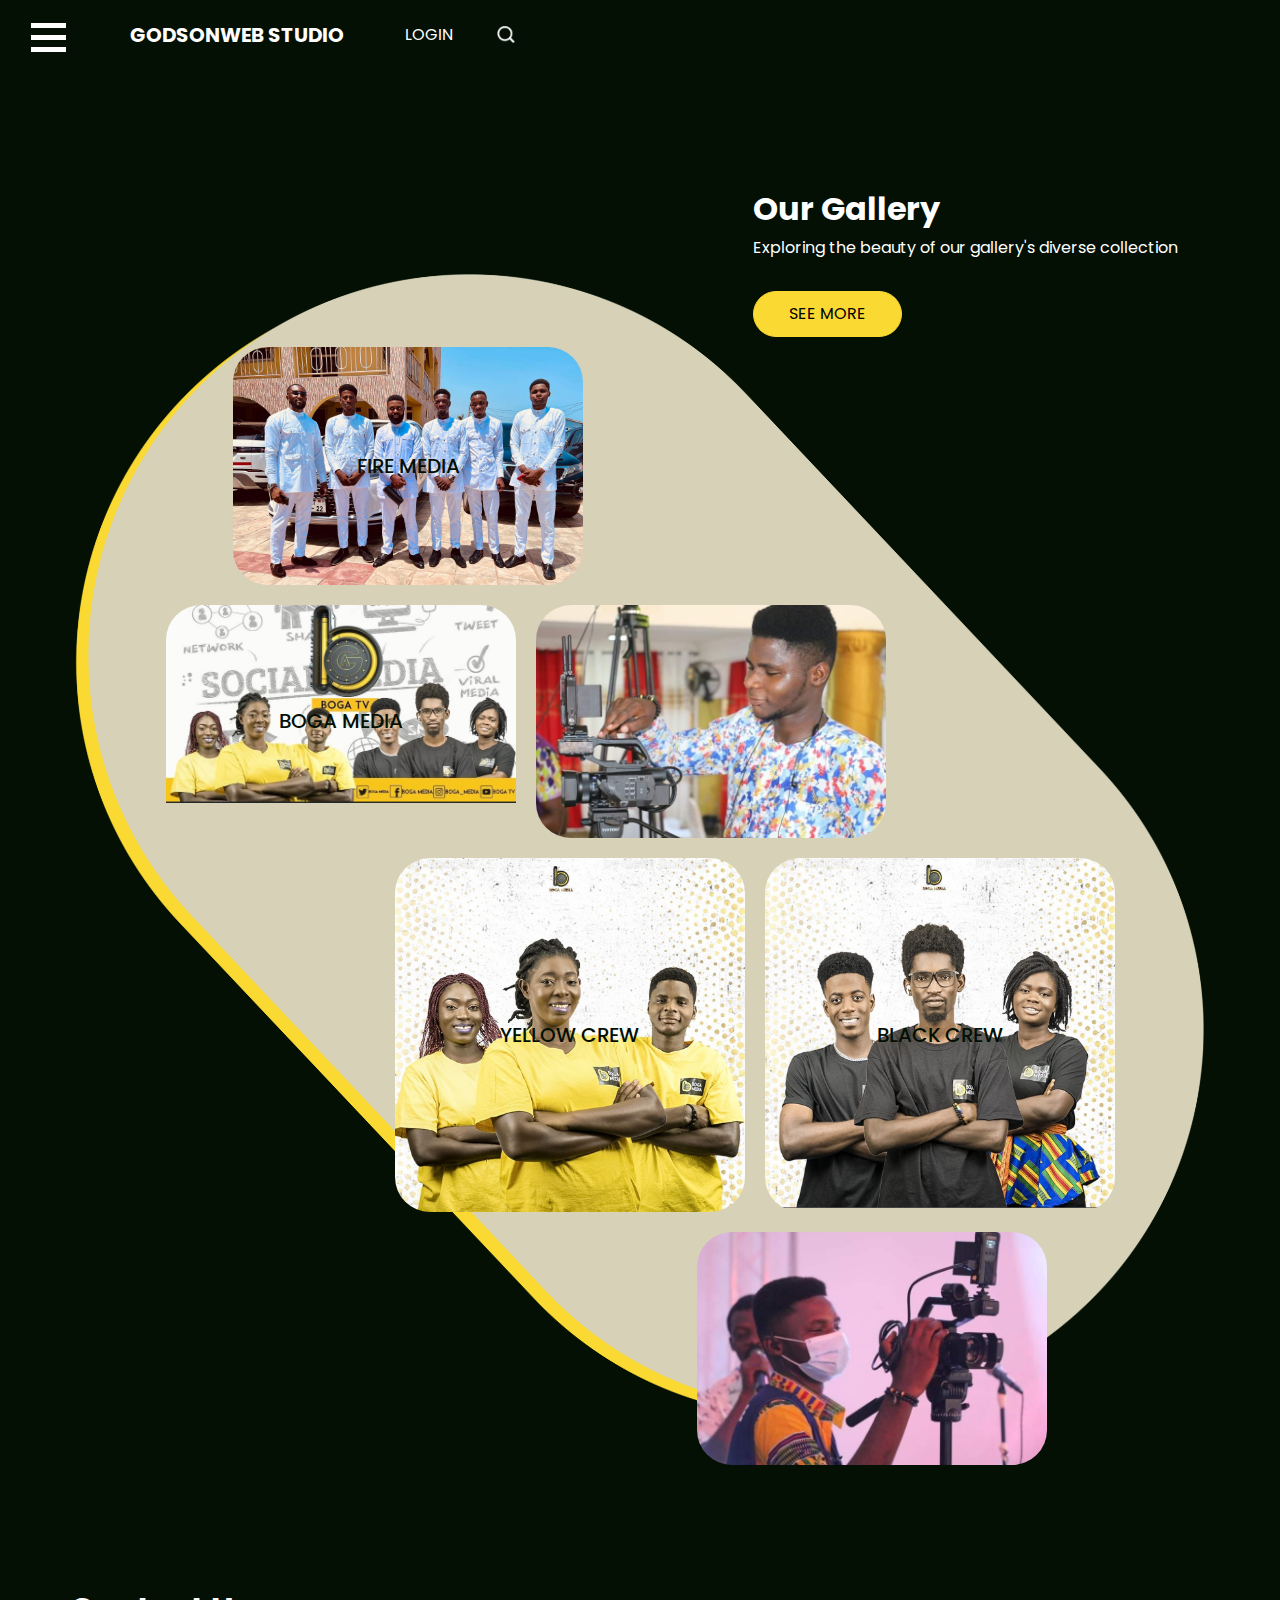
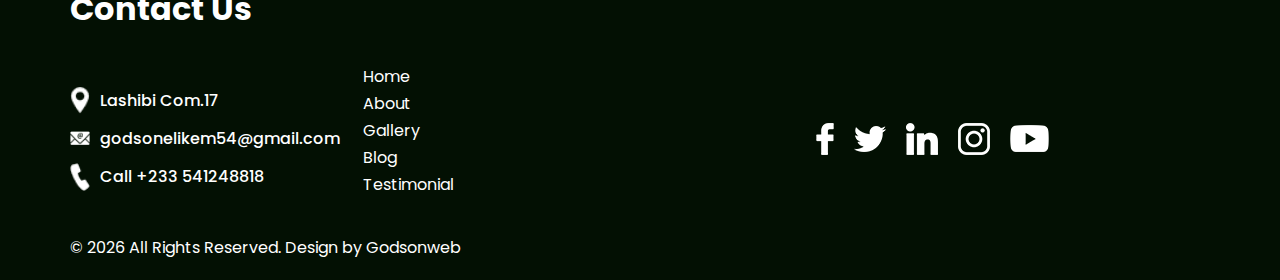
<file: gallery.html>
<!DOCTYPE html>
<html lang="en">

<head>
  <!-- Basic -->
  <meta charset="utf-8" />
  <meta http-equiv="X-UA-Compatible" content="IE=edge" />
  <!-- Mobile Metas -->
  <meta name="viewport" content="width=device-width, initial-scale=1, shrink-to-fit=no" />
  <!-- Site Metas -->
  <meta name="keywords" content="" />
  <meta name="description" content="" />
  <meta name="author" content="" />

  <title>Godsonweb studio</title>

  <!-- slider stylesheet -->
  <link rel="stylesheet" type="text/css" href="https://cdnjs.cloudflare.com/ajax/libs/OwlCarousel2/2.3.4/assets/owl.carousel.min.css" />

  <!-- bootstrap core css -->
  <link rel="stylesheet" type="text/css" href="css/bootstrap.css" />

  <!-- Custom styles for this template -->
  <link href=" css/style.css" rel="stylesheet" />
  <!-- responsive style -->
  <link href="css/responsive.css" rel="stylesheet" />
</head>

<body class="sub_page">
  <div class="hero_area">
    <!-- header section strats -->
    <header class="header_section">
      <div class="container-fluid">
        <nav class="navbar navbar-expand-lg custom_nav-container d-block">
          <div class="main_nav_menu">
            <div class="fk_width">
              <div class="custom_menu-btn">
                <button onclick="openNav()">
                  <span class="s-1"> </span>
                  <span class="s-2"> </span>
                  <span class="s-3"> </span>
                </button>
              </div>
              <div id="myNav" class="overlay">
                <div class="overlay-content">
                  <a class="" href="index.html">Home <span class="sr-only">(current)</span></a>
                  <a class="" href="about.html">About </a>
                  <a class="" href="gallery.html">Gallery </a>
                  <a class="" href="blog.html">Blog </a>
                  <a class="" href="testimonial.html">Testimonial </a>
                </div>
              </div>
            </div>
            <a class="navbar-brand" href="index.html">
              <span>
                Godsonweb studio
              </span>
            </a>
            <div class="user_option">
              <a href="#">
                login
              </a>
              <form class="form-inline ">
                <button class="btn  nav_search-btn" type="submit"></button>
              </form>
            </div>
          </div>
        </nav>
      </div>
    </header>
    <!-- end header section -->

  </div>


  <!-- gallery section -->
  <section class="gallery_section layout_padding">
    <div class="container">
      <div class="row">
        <div class="col-lg-5 ml-auto">
          <div class="heading_container">
            <h2>
              Our Gallery
            </h2>
            <p>
              Exploring the beauty of our gallery's diverse collection
            </p>
            <a href="">
              See More
            </a>
          </div>
        </div>
      </div>
    </div>
    <div class="gallery_container">
      <div class="gallery_bg">
        <img src="images/gallery-bg.png" alt="" />
      </div>
      <div class="container">
        <div class="gallery_box">
          <div class="box b1">
            <div class="img-box">
              <img src="images/media.JPG" alt="" />
              <h5>
                fire media
              </h5>
            </div>
          </div>
          <div class="box b2">
            <div class="img-box">
              <img src="images/media1.JPG" alt="" />
              <h5>
                boga media
              </h5>
            </div>
            <div class="img-box">
              <img src="images/godson.JPG" alt="" />
              <h5>
                
              </h5>
            </div>
          </div>
          <div class="box b3">
            <div class="img-box">
              <img src="images/media2.PNG" alt="" />
              <h5>
                yellow crew
              </h5>
            </div>
            <div class="img-box">
              <img src="images/media3.PNG" alt="" />
              <h5>
                black crew
              </h5>
            </div>
          </div>
          <div class="box b4">
            <div class="img-box">
              <img src="images/godson1.JPG" alt="" />
              <h5>
              
              </h5>
            </div>
          </div>
        </div>
      </div>
    </div>
  </section>
  <!-- end gallery section -->

  <!-- info section -->

  <section class="info_section ">
    <div class="info_container layout_padding-top">
      <div class="container">
        <div class="heading_container">
          <h2>
            Contact Us
          </h2>
        </div>
        <div class="info_main">
          <div class="row">
            <div class="col-md-4 col-lg-3">
              <div class="info_contact ">
                <a href="#" class="link-box">
                  <div class="img-box">
                    <img src="images/location.png" alt="" />
                  </div>
                  <div class="detail-box">
                    <h6>
                      Lashibi Com.17 
                    </h6>
                  </div>
                </a>
                <a href="#" class="link-box">
                  <div class="img-box">
                    <img src="images/mail.png" alt="" />
                  </div>
                  <div class="detail-box">
                    <h6>
                      godsonelikem54@gmail.com
                    </h6>
                  </div>
                </a>
                <a href="#" class="link-box">
                  <div class="img-box">
                    <img src="images/call.png" alt="" />
                  </div>
                  <div class="detail-box">
                    <h6>
                      Call +233 541248818
                    </h6>
                  </div>
                </a>
              </div>
            </div>
            <div class="col-md-2 col-lg-3">
              <div class="info_link-box">
                <ul>
                  <li class=" ">
                    <a class="" href="index.html">Home <span class="sr-only">(current)</span></a>
                  </li>
                  <li class="">
                    <a class="" href="about.html">About </a>
                  </li>
                  <li class="">
                    <a class="" href="gallery.html">Gallery </a>
                  </li>
                  <li class="">
                    <a class="" href="blog.html">Blog </a>
                  </li>
                  <li class="">
                    <a class="" href="testimonial.html">Testimonial </a>
                  </li>
                </ul>
              </div>
            </div>
            <div class="col-md-6 ">
              <div class="social_box">
                <a href="#">
                  <img src="images/facebook.png" alt="" />
                </a>
                <a href="#">
                  <img src="images/twitter.png" alt="" />
                </a>
                <a href="#">
                  <img src="images/linkedin.png" alt="" />
                </a>
                <a href="#">
                  <img src="images/instagram.png" alt="" />
                </a>
                <a href="#">
                  <img src="images/youtube.png" alt="" />
                </a>
              </div>
            </div>
          </div>
        </div>
      </div>
    </div>
  </section>

  <!-- end info section -->

  <!-- footer section -->
  <footer class="footer_section ">
    <div class="container">
      <p>
        &copy; <span id="displayYear"></span> All Rights Reserved. Design by
        <a href="https://html.design/">Godsonweb</a>
      </p>
    </div>
  </footer>
  <!-- footer section -->

  <script src="js/jquery-3.4.1.min.js"></script>
  <script src="js/bootstrap.js"></script>
  <script src="https://cdnjs.cloudflare.com/ajax/libs/OwlCarousel2/2.3.4/owl.carousel.min.js"></script>
  <script src="js/custom.js"></script>
</body>

</html>
</file>
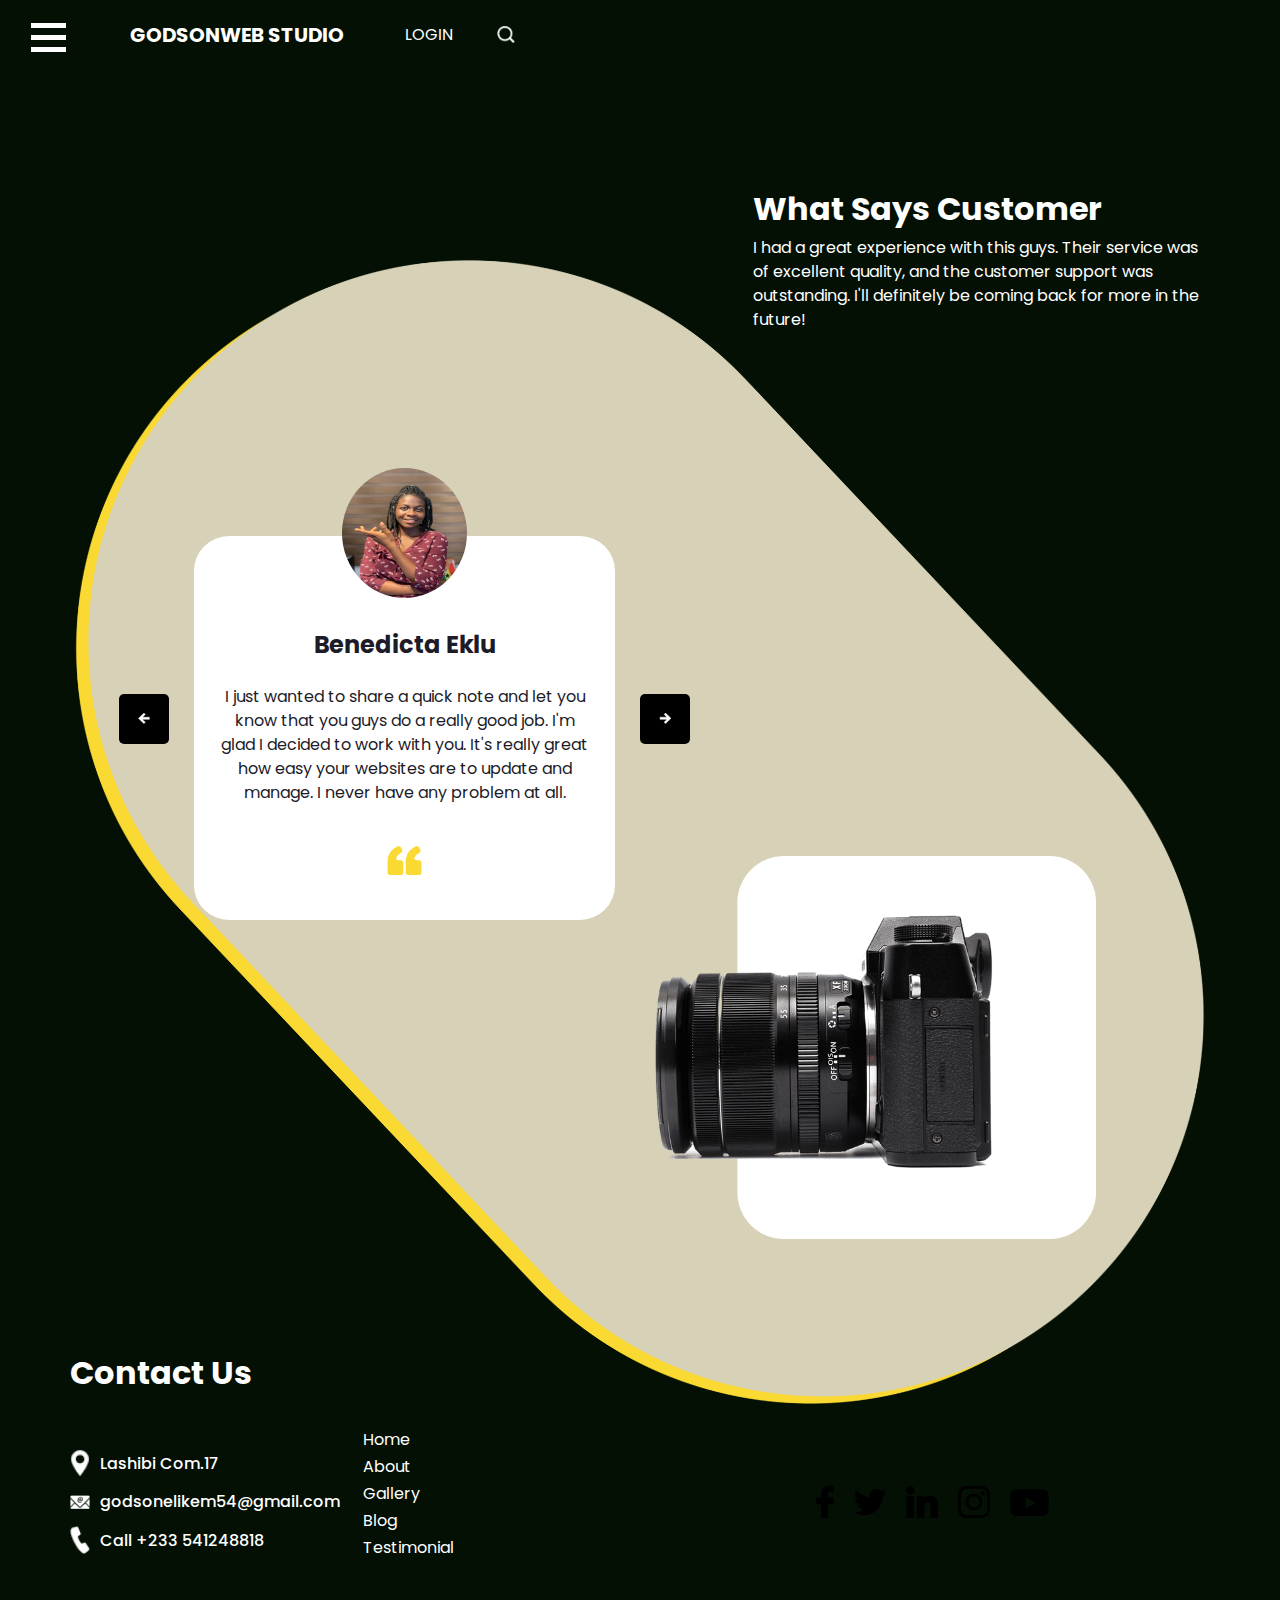
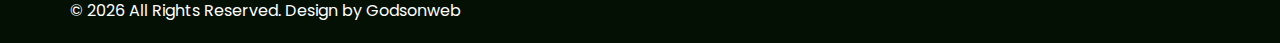
<file: testimonial.html>
<!DOCTYPE html>
<html lang="en">

<head>
  <!-- Basic -->
  <meta charset="utf-8" />
  <meta http-equiv="X-UA-Compatible" content="IE=edge" />
  <!-- Mobile Metas -->
  <meta name="viewport" content="width=device-width, initial-scale=1, shrink-to-fit=no" />
  <!-- Site Metas -->
  <meta name="keywords" content="" />
  <meta name="description" content="" />
  <meta name="author" content="" />

  <title>Godsonweb studio</title>

  <!-- slider stylesheet -->
  <link rel="stylesheet" type="text/css" href="https://cdnjs.cloudflare.com/ajax/libs/OwlCarousel2/2.3.4/assets/owl.carousel.min.css" />

  <!-- bootstrap core css -->
  <link rel="stylesheet" type="text/css" href="css/bootstrap.css" />

  <!-- Custom styles for this template -->
  <link href=" css/style.css" rel="stylesheet" />
  <!-- responsive style -->
  <link href="css/responsive.css" rel="stylesheet" />
</head>

<body class="">
  <div class="hero_area">
    <!-- header section strats -->
    <header class="header_section">
      <div class="container-fluid">
        <nav class="navbar navbar-expand-lg custom_nav-container d-block">
          <div class="main_nav_menu">
            <div class="fk_width">
              <div class="custom_menu-btn">
                <button onclick="openNav()">
                  <span class="s-1"> </span>
                  <span class="s-2"> </span>
                  <span class="s-3"> </span>
                </button>
              </div>
              <div id="myNav" class="overlay">
                <div class="overlay-content">
                  <a class="" href="index.html">Home <span class="sr-only">(current)</span></a>
                  <a class="" href="about.html">About </a>
                  <a class="" href="gallery.html">Gallery </a>
                  <a class="" href="blog.html">Blog </a>
                  <a class="" href="testimonial.html">Testimonial </a>
                </div>
              </div>
            </div>
            <a class="navbar-brand" href="index.html">
              <span>
                Godsonweb studio
              </span>
            </a>
            <div class="user_option">
              <a href="#">
                login
              </a>
              <form class="form-inline ">
                <button class="btn  nav_search-btn" type="submit"></button>
              </form>
            </div>
          </div>
        </nav>
      </div>
    </header>
    <!-- end header section -->


  </div>


  <!-- client section -->

  <section class="client_section layout_padding">
    <div class="container">
      <div class="row">
        <div class="col-lg-5 ml-auto">
          <div class="heading_container">
            <h2>
              What Says Customer
            </h2>
            <p>
              I had a great experience with this guys.
              Their service was of excellent quality, 
              and the customer support was outstanding.
              I'll definitely be coming back for more in the future!
            </p>
          </div>
        </div>
      </div>
    </div>
    <div class="client_container">
      <div class="client_bg">
        <img src="images/gallery-bg.png" alt="" />
      </div>
      <div class="container">
        <div class="client_box">
          <div class="row">
            <div class="col-lg-6">
              <div class="box b1">
                <div id="carouselExampleControls" class="carousel slide" data-ride="carousel">
                  <div class="carousel-inner">
                    <div class="carousel-item active">
                      <div class="client_content-box layout_padding">
                        <div class="img-box">
                          <img class="profile" src="images/benedicta.JPG" alt="" />
                        </div>
                        <div class="detail-box">
                          <h4>
                            Benedicta Eklu
                          </h4>
                          <p>
                          I just wanted to share a quick note and let you
                          know that you guys do a really good job. I'm glad 
                          I decided to work with you. It's really great how easy
                          your websites are to update and manage. I never have any problem at all.
                          </p>
                          <img src="images/quote.png" alt="" />
                        </div>
                      </div>
                    </div>
                    <div class="carousel-item">
                      <div class="client_content-box layout_padding">
                        <div class="img-box">
                          <img class="profile" src="images/gamor.JPG" alt="" />
                        </div>
                        <div class="detail-box">
                          <h4>
                            Emmanual Gamor 
                          </h4>
                          <p>
                            I've been a loyal customer for years, and I can't say 
                            enough about the exceptional service and high-quality 
                            products provided by this guys. They always go above and
                            beyond to meet my needs and exceed my expectations. I wouldn't
                            shop anywhere else!
                          </p>
                          <img src="images/quote.png" alt="" />
                        </div>
                      </div>
                    </div>
                    <div class="carousel-item">
                      <div class="client_content-box layout_padding">
                        <div class="img-box">
                          <img class="profile" src="images/Elikem.JPG" alt="" />
                        </div>
                        <div class="detail-box">
                          <h4>
                            Godson
                          </h4>
                          <p>
                            I had an amazing experience with this guys.
                            Their customer support team was incredibly helpful
                            and responsive, and the service not only met but exceed
                            my requirements. I highly recommend them to anyone looking 
                            for top-notch products and service.
                          </p>
                          <img src="images/quote.png" alt="" />
                        </div>
                      </div>
                    </div>
                  </div>
                  <a class="carousel-control-prev" href="#carouselExampleControls" role="button" data-slide="prev">
                    <span class="sr-only">Previous</span>
                  </a>
                  <a class="carousel-control-next" href="#carouselExampleControls" role="button" data-slide="next">
                    <span class="sr-only">Next</span>
                  </a>
                </div>
              </div>
            </div>
            <div class="col-lg-6">
              <div class="box b2">
                <div class="camera_img-box">
                  <img src="images/camera.png" alt="" />
                </div>
              </div>
            </div>
          </div>
        </div>
      </div>
    </div>
  </section>

  <!-- end client section -->

  <!-- info section -->

  <section class="info_section ">
    <div class="info_container layout_padding-top">
      <div class="container">
        <div class="heading_container">
          <h2>
            Contact Us
          </h2>
        </div>
        <div class="info_main">
          <div class="row">
            <div class="col-md-4 col-lg-3">
              <div class="info_contact ">
                <a href="#" class="link-box">
                  <div class="img-box">
                    <img src="images/location.png" alt="" />
                  </div>
                  <div class="detail-box">
                    <h6>
                      Lashibi Com.17 
                    </h6>
                  </div>
                </a>
                <a href="#" class="link-box">
                  <div class="img-box">
                    <img src="images/mail.png" alt="" />
                  </div>
                  <div class="detail-box">
                    <h6>
                      godsonelikem54@gmail.com
                    </h6>
                  </div>
                </a>
                <a href="#" class="link-box">
                  <div class="img-box">
                    <img src="images/call.png" alt="" />
                  </div>
                  <div class="detail-box">
                    <h6>
                      Call +233 541248818
                    </h6>
                  </div>
                </a>
              </div>
            </div>
            <div class="col-md-2 col-lg-3">
              <div class="info_link-box">
                <ul>
                  <li class=" active">
                    <a class="" href="index.html">Home <span class="sr-only">(current)</span></a>
                  </li>
                  <li class="">
                    <a class="" href="about.html">About </a>
                  </li>
                  <li class="">
                    <a class="" href="gallery.html">Gallery </a>
                  </li>
                  <li class="">
                    <a class="" href="blog.html">Blog </a>
                  </li>
                  <li class="">
                    <a class="" href="testimonial.html">Testimonial </a>
                  </li>
                </ul>
              </div>
            </div>
            <div class="col-md-6 ">
              <div class="social_box">
                <a href="#">
                  <img src="images/facebook.png" alt="" />
                </a>
                <a href="#">
                  <img src="images/twitter.png" alt="" />
                </a>
                <a href="#">
                  <img src="images/linkedin.png" alt="" />
                </a>
                <a href="#">
                  <img src="images/instagram.png" alt="" />
                </a>
                <a href="#">
                  <img src="images/youtube.png" alt="" />
                </a>
              </div>
            </div>
          </div>
        </div>
      </div>
    </div>
  </section>

  <!-- end info section -->

  <!-- footer section -->
  <footer class="footer_section ">
    <div class="container">
      <p>
        &copy; <span id="displayYear"></span> All Rights Reserved. Design by
        <a href="https://html.design/">Godsonweb</a>
      </p>
    </div>
  </footer>
  <!-- footer section -->

  <script src="js/jquery-3.4.1.min.js"></script>
  <script src="js/bootstrap.js"></script>
  <script src="https://cdnjs.cloudflare.com/ajax/libs/OwlCarousel2/2.3.4/owl.carousel.min.js"></script>
  <script src="js/custom.js"></script>
</body>

</html>
</file>
<file: css/style.css>
@import url("https://fonts.googleapis.com/css2?family=Open+Sans:wght@400;700&family=Poppins:wght@400;500;700&display=swap");
@font-face {
  font-family: "Andale Mono";
  src: url(../fonts/AndaleMono.ttf);
}

html {
  scroll-behavior: smooth;
  overflow-x: hidden;
}

body {
  font-family: "Poppins", sans-serif;
  color: #ffffff;
  background-color: #031003;
}

.layout_margin {
  margin-top: 90px;
  margin-bottom: 90px;
}

.layout_padding {
  padding-top: 120px;
  padding-bottom: 120px;
}

.layout_padding2 {
  padding-top: 45px;
  padding-bottom: 45px;
}

.layout_padding2-top {
  padding-top: 45px;
}

.layout_padding2-bottom {
  padding-bottom: 45px;
}

.layout_padding-top {
  padding-top: 120px;
}

.layout_padding-bottom {
  padding-bottom: 120px;
}

.heading_container {
  display: -webkit-box;
  display: -ms-flexbox;
  display: flex;
  -webkit-box-orient: vertical;
  -webkit-box-direction: normal;
      -ms-flex-direction: column;
          flex-direction: column;
  -webkit-box-align: start;
      -ms-flex-align: start;
          align-items: flex-start;
  color: #ffffff;
}

.heading_container h2 {
  font-weight: bold;
}

.heading_container a {
  display: inline-block;
  background: #fad932;
  color: #000000;
  padding: 10px 35px;
  border-radius: 30px;
  border: 1px solid #fad932;
  -webkit-transition: all 0.3s;
  transition: all 0.3s;
  text-transform: uppercase;
  margin-top: 15px;
}

.heading_container a:hover {
  background: transparent;
  color: #fad932;
}

@-webkit-keyframes hueAnimate {
  0% {
    -webkit-filter: hue-rotate(0deg);
            filter: hue-rotate(0deg);
  }
  100% {
    -webkit-filter: hue-rotate(360deg);
            filter: hue-rotate(360deg);
  }
}

@keyframes hueAnimate {
  0% {
    -webkit-filter: hue-rotate(0deg);
            filter: hue-rotate(0deg);
  }
  100% {
    -webkit-filter: hue-rotate(360deg);
            filter: hue-rotate(360deg);
  }
}

/*header section*/
.hero_area {
  position: relative;
}

.sub_page .info_section .social_box {
  -webkit-filter: invert(100%);
          filter: invert(100%);
}

.header_section .container-fluid {
  padding-right: 25px;
  padding-left: 25px;
}

.header_section .nav_container {
  margin: 0 auto;
}

.custom_nav-container.navbar-expand-lg .navbar-nav .nav-link img {
  width: 22px;
  margin-right: 15px;
}

.custom_nav-container.navbar-expand-lg .navbar-nav .nav-link {
  padding: 0px 25px;
  color: #fefeff;
  text-align: center;
  font-family: "Roboto", sans-serif;
}

.custom_menu-btn {
  z-index: 9;
  position: absolute;
  left: 0;
  top: 15px;
}

.custom_menu-btn button {
  outline: none;
  border: none;
  background-color: transparent;
}

.custom_menu-btn span {
  display: block;
  width: 35px;
  height: 5px;
  background-color: #fff;
  margin: 7px 0;
  -webkit-transition: all 0.3s;
  transition: all 0.3s;
}

.custom_menu-btn .s-2 {
  -webkit-transition: all 0.1s;
  transition: all 0.1s;
}

.menu_btn-style {
  position: fixed;
  left: 22px;
  top: 15px;
}

.menu_btn-style button {
  -webkit-transform: translateX(14px);
          transform: translateX(14px);
}

.menu_btn-style button .s-1 {
  -webkit-transform: rotate(45deg) translateY(17px);
          transform: rotate(45deg) translateY(17px);
}

.menu_btn-style button .s-2 {
  -webkit-transform: translateX(-100px);
          transform: translateX(-100px);
}

.menu_btn-style button .s-3 {
  -webkit-transform: rotate(-45deg) translateY(-17px);
          transform: rotate(-45deg) translateY(-17px);
}

.position-unset {
  position: unset;
}

.navbar-expand-lg .navbar-collapse {
  -webkit-box-flex: 0;
      -ms-flex-positive: 0;
          flex-grow: 0;
}

.overlay {
  height: 100%;
  width: 0;
  position: fixed;
  z-index: 1;
  top: 0;
  left: 0;
  background: rgba(3, 16, 3, 0.95);
  overflow-x: hidden;
  -webkit-transition: 0.5s;
  transition: 0.5s;
}

.overlay .closebtn {
  position: absolute;
  top: 0;
  right: 30px;
  font-size: 60px;
}

.overlay a {
  display: inline-block;
  padding: 10px 15px;
  text-decoration: none;
  font-size: 18px;
  text-transform: uppercase;
  color: #ffffff;
  margin: 10px 0;
  display: block;
  -webkit-transition: 0.3s;
  transition: 0.3s;
  border: 1.5px solid #ffffff;
  border-radius: 5px;
  width: 190px;
}

.overlay a:hover {
  border-color: transparent;
  background-color: #ffffff;
}

.overlay-content {
  position: relative;
  top: 20%;
  width: 100%;
  text-align: center;
  margin-top: 30px;
  display: -webkit-box;
  display: -ms-flexbox;
  display: flex;
  -webkit-box-orient: vertical;
  -webkit-box-direction: normal;
      -ms-flex-direction: column;
          flex-direction: column;
  -webkit-box-align: center;
      -ms-flex-align: center;
          align-items: center;
}

.menu_width {
  width: 100%;
}

.scroll-y-hidden {
  overflow-y: hidden;
}

a,
a:hover,
a:focus {
  text-decoration: none;
}

a:hover,
a:focus {
  color: initial;
}

.btn,
.btn:focus {
  outline: none !important;
  -webkit-box-shadow: none;
          box-shadow: none;
}

.fk_width {
  width: 105px;
}

.custom_nav-container .nav_search-btn {
  background-image: url(../images/search-icon.png);
  background-size: 18px;
  background-repeat: no-repeat;
  width: 35px;
  height: 35px;
  padding: 0;
  border: none;
  background-position: center;
}

.navbar-brand {
  display: -webkit-box;
  display: -ms-flexbox;
  display: flex;
}

.navbar-brand span {
  color: #ffffff;
  font-weight: bold;
  text-transform: uppercase;
}

.custom_nav-container {
  z-index: 99999;
  padding: 15px 0;
  -webkit-box-pack: start;
      -ms-flex-pack: start;
          justify-content: flex-start;
}

.custom_nav-container .navbar-toggler {
  outline: none;
}

.custom_nav-container .navbar-toggler .navbar-toggler-icon {
  background-image: url(../images/menu.png);
  background-size: 55px;
}

.main_nav_menu {
  display: -webkit-box;
  display: -ms-flexbox;
  display: flex;
}

.user_option {
  display: -webkit-box;
  display: -ms-flexbox;
  display: flex;
  -webkit-box-align: center;
      -ms-flex-align: center;
          align-items: center;
  margin-left: 45px;
}

.user_option a {
  display: -webkit-box;
  display: -ms-flexbox;
  display: flex;
  -webkit-box-align: center;
      -ms-flex-align: center;
          align-items: center;
  margin-right: 35px;
  color: #ffffff;
  text-transform: uppercase;
}

.user_option a img {
  width: 20px;
  margin-right: 10px;
}

.user_option a span {
  color: #ffffff;
}

/*end header section*/
.slider_section {
  padding-top: 45px;
}

.slider_section #carouselExampleIndicators {
  -webkit-box-flex: 1;
      -ms-flex: 1;
          flex: 1;
}

.slider_section .detail-box {
  color: #ffffff;
  margin-top: 75px;
}

.slider_section .detail-box h1 {
  font-size: 3rem;
  font-family: "Andale Mono";
}

.slider_section .detail-box p {
  margin-top: 15px;
}

.slider_section .detail-box a {
  display: inline-block;
  background: #fad932;
  color: #000000;
  padding: 10px 25px;
  border-radius: 30px;
  border: 1px solid #fad932;
  -webkit-transition: all 0.3s;
  transition: all 0.3s;
  text-transform: uppercase;
  margin-top: 35px;
}

.slider_section .detail-box a:hover {
  background: transparent;
  color: #fad932;
}

.slider_section  {
  margin-top: -125px;
}

.slider_section .img-box img {
  width: 100%;
}

.slider_section .img-box::before {
  content: "";
  position: absolute;
  top: -135px;
  left: 0;
  width: 100%;
  height: 100%;
  background: -webkit-gradient(linear, left top, left bottom, from(#000000), color-stop(transparent), to(transparent));
  background: linear-gradient(to bottom, #000000, transparent, transparent);
  z-index: 1;
  display: none;
}

.slider_section .carousel_control-box {
  display: -webkit-box;
  display: -ms-flexbox;
  display: flex;
  -webkit-box-align: center;
      -ms-flex-align: center;
          align-items: center;
  margin-top: 45px;
}

.slider_section .carousel_btn-container {
  width: 95px;
  min-width: 95px;
  display: -webkit-box;
  display: -ms-flexbox;
  display: flex;
  -webkit-box-pack: justify;
      -ms-flex-pack: justify;
          justify-content: space-between;
  z-index: 999;
}

.slider_section .carousel_btn-container .carousel-control-prev,
.slider_section .carousel_btn-container .carousel-control-next {
  position: unset;
  width: 45px;
  height: 45px;
  border: none;
  border-radius: 100%;
  opacity: 1;
  background-repeat: no-repeat;
  background-size: 10px;
  background-position: center;
  border: 1.5px solid #ffffff;
  background-color: transparent;
}

.slider_section .carousel_btn-container .carousel-control-prev:hover,
.slider_section .carousel_btn-container .carousel-control-next:hover {
  background-color: #fad932;
  border-color: transparent;
}

.slider_section .carousel_btn-container .carousel-control-prev {
  background-image: url(../images/prev.png);
}

.slider_section .carousel_btn-container .carousel-control-next {
  background-image: url(../images/next.png);
}

.slider_section .carousel-indicators {
  width: 550px;
  min-width: 550px;
  position: relative;
  margin: 0;
  margin-left: 35px;
  -webkit-box-pack: justify;
      -ms-flex-pack: justify;
          justify-content: space-between;
}

.slider_section .carousel-indicators::before {
  content: "";
  width: calc(100% - 75px);
  height: 1px;
  position: absolute;
  top: 50%;
  left: calc(50% - 8px);
  -webkit-transform: translate(-50%, -50%);
          transform: translate(-50%, -50%);
  background-color: #ffffff;
}

.slider_section .carousel-indicators .ol_design {
  width: 20px;
  height: 20px;
  position: absolute;
  top: 50%;
  left: calc(0% + 35px);
  -webkit-transform: translate(-50%, -50%);
          transform: translate(-50%, -50%);
  border-radius: 100%;
  background-color: #fad932;
  -webkit-transition: all .3s;
  transition: all .3s;
  z-index: 2;
}

.slider_section .carousel-indicators li {
  height: auto;
  border: none;
  opacity: 1;
  color: #ffffff;
  text-indent: 0;
  background-color: transparent;
}

.about_section .detail-box {
  margin: 35px auto;
  position: relative;
  z-index: 2;
}

.about_section .img-box {
  width: 90%;
  margin: auto;
  position: relative;
  background-repeat: no-repeat;
  margin-top: -125px;
}

.about_section .img-box .play_btn {
  background: #fad932;
  display: -webkit-box;
  display: -ms-flexbox;
  display: flex;
  -webkit-box-align: center;
      -ms-flex-align: center;
          align-items: center;
  -webkit-box-pack: center;
      -ms-flex-pack: center;
          justify-content: center;
  border-radius: 100%;
  width: 75px;
  height: 75px;
  position: absolute;
  z-index: 3;
  top: 50%;
  left: 50%;
  -webkit-transform: translate(-50%, -50%);
          transform: translate(-50%, -50%);
}

.about_section .img-box .play_btn button {
  -webkit-box-shadow: none;
          box-shadow: none;
  background-color: transparent;
  border: none;
  position: relative;
  z-index: 5;
}

.profile {
  height: 130px;
  width: 570px;
  border-radius: 50%;
 
}

.about_section .img-box .play_btn a {
  background: #fad932;
  display: -webkit-box;
  display: -ms-flexbox;
  display: flex;
  -webkit-box-align: center;
      -ms-flex-align: center;
          align-items: center;
  -webkit-box-pack: center;
      -ms-flex-pack: center;
          justify-content: center;
  border-radius: 100%;
  width: 75px;
  height: 75px;
  position: relative;
  z-index: 5;
}

.about_section .img-box .play_btn img {
  width: 20px;
  margin-left: 3px;
}

.about_section .img-box .play_btn::before {
  content: "";
  width: 100%;
  height: 100%;
  position: absolute;
  top: 50%;
  left: 50%;
  background: #fad932;
  opacity: 1;
  border-radius: 100%;
  -webkit-transform: translate(-50%, -50%);
          transform: translate(-50%, -50%);
}

.about_section .img-box .play_btn::before {
  z-index: 2;
  -webkit-animation: before-animation 1500ms infinite;
          animation: before-animation 1500ms infinite;
}

@-webkit-keyframes before-animation {
  0% {
    -webkit-transform: translateX(-50%) translateY(-50%) translateZ(0) scale(1);
            transform: translateX(-50%) translateY(-50%) translateZ(0) scale(1);
    opacity: 1;
  }
  100% {
    -webkit-transform: translateX(-50%) translateY(-50%) translateZ(0) scale(1.5);
            transform: translateX(-50%) translateY(-50%) translateZ(0) scale(1.5);
    opacity: 0;
  }
}

@keyframes before-animation {
  0% {
    -webkit-transform: translateX(-50%) translateY(-50%) translateZ(0) scale(1);
            transform: translateX(-50%) translateY(-50%) translateZ(0) scale(1);
    opacity: 1;
  }
  100% {
    -webkit-transform: translateX(-50%) translateY(-50%) translateZ(0) scale(1.5);
            transform: translateX(-50%) translateY(-50%) translateZ(0) scale(1.5);
    opacity: 0;
  }
}

.about_section .img-box .about-img {
  width: 100%;
  -webkit-transform: rotate(-25deg);
          transform: rotate(-25deg);
  -webkit-animation: hueAnimate .7s infinite;
          animation: hueAnimate .7s infinite;
}

.about_section .btn-box {
  display: -webkit-box;
  display: -ms-flexbox;
  display: flex;
  -webkit-box-pack: center;
      -ms-flex-pack: center;
          justify-content: center;
  margin-top: 75px;
  margin-bottom: 175px;
}

.about_section .btn-box a {
  display: inline-block;
  background: #ffffff;
  color: #000000;
  padding: 10px 40px;
  border-radius: 30px;
  border: 1px solid #ffffff;
  -webkit-transition: all 0.3s;
  transition: all 0.3s;
}

.about_section .btn-box a:hover {
  background: transparent;
  color: #ffffff;
}

.gallery_section .gallery_container {
  position: relative;
  max-width: 1500px;
  margin: auto;
}

.gallery_section .gallery_container .gallery_bg {
  position: absolute;
  width: 100%;
  top: 10%;
  margin-left: 0;
  -webkit-transform: rotate(45deg);
          transform: rotate(45deg);
  z-index: -1;
}

.gallery_section .gallery_container .gallery_bg img {
  width: 100%;
}

.gallery_section .gallery_container .gallery_box {
  width: 85%;
  margin: auto;
}

.gallery_section .gallery_container .box {
  display: -webkit-box;
  display: -ms-flexbox;
  display: flex;
}

.gallery_section .gallery_container .box.b1 .img-box {
  margin-left: 8%;
}

.gallery_section .gallery_container .box.b3 {
  -webkit-box-pack: end;
      -ms-flex-pack: end;
          justify-content: flex-end;
}

.gallery_section .gallery_container .box.b4 {
  -webkit-box-pack: end;
      -ms-flex-pack: end;
          justify-content: flex-end;
}

.gallery_section .gallery_container .box.b4 .img-box {
  margin-right: 8%;
}

.gallery_section .gallery_container .box .img-box {
  position: relative;
  margin: 10px;
  border-radius: 35px;
  overflow: hidden;
  width: 350px;
}

.gallery_section .gallery_container .box .img-box img {
  width: 100%;
}

.gallery_section .gallery_container .box .img-box h5 {
  color: #031003;
  position: absolute;
  margin: 0;
  top: 50%;
  left: 50%;
  -webkit-transform: translate(-50%, -50%);
          transform: translate(-50%, -50%);
  text-transform: uppercase;
}

.blog_section .detail-box {
  margin: 35px auto;
  position: relative;
  z-index: 2;
}

.blog_section .blog_container {
  position: relative;
  max-width: 1500px;
  margin: auto;
}

.blog_section .blog_container .blog_bg {
  position: absolute;
  width: 100%;
  top: 10%;
  margin-left: 0;
  -webkit-transform: rotate(-45deg);
          transform: rotate(-45deg);
  z-index: -1;
}

.blog_section .blog_container .blog_bg img {
  width: 100%;
}

.blog_section .blog_box {
  width: 80%;
  margin: auto;
}

.blog_section .box {
  margin-top: 55px;
  background-color: #ffffff;
  border-radius: 35px;
  overflow: hidden;
}

.blog_section .box.b1 {
  margin-top: 100%;
}

.blog_section .box .img-box {
  position: relative;
}

.blog_section .box .img-box img {
  width: 100%;
}

.blog_section .box .blog-detail {
  padding: 25px 25px 15px;
}

.blog_section .box .blog-detail .blog_post {
  display: -webkit-box;
  display: -ms-flexbox;
  display: flex;
  -webkit-box-pack: justify;
      -ms-flex-pack: justify;
          justify-content: space-between;
}

.blog_section .box .blog-detail .blog_post h6 {
  color: #c2bebe;
}

.blog_section .box .blog-detail h5 {
  color: #031003;
  text-transform: uppercase;
  font-weight: bold;
}

.blog_section .box .blog-detail p {
  color: #404040;
}

.client_section .client_container {
  position: relative;
  max-width: 1500px;
  margin: auto;
}

.client_section .client_container .client_bg {
  position: absolute;
  width: 100%;
  top: 10%;
  margin-left: 0;
  -webkit-transform: rotate(45deg);
          transform: rotate(45deg);
  z-index: -1;
}

.client_section .client_container .client_bg img {
  width: 100%;
}

.client_section .client_box {
  width: 80%;
  margin: auto;
}

.client_section .box {
  position: relative;
}

.client_section .client_content-box {
  display: -webkit-box;
  display: -ms-flexbox;
  display: flex;
  -webkit-box-orient: vertical;
  -webkit-box-direction: normal;
      -ms-flex-direction: column;
          flex-direction: column;
  -webkit-box-align: center;
      -ms-flex-align: center;
          align-items: center;
  text-align: center;
  margin: 0 10px;
}

.client_section .client_content-box .img-box {
  width: 125px;
  border-radius: 100%;
  margin-bottom: -62px;
  position: relative;
  z-index: 2;
}

.client_section .client_content-box .img-box img {
  width: 100%;
}

.client_section .client_content-box .detail-box {
  padding: 95px 25px 45px 25px;
  background-color: #ffffff;
  border-radius: 35px;
}

.client_section .client_content-box .detail-box h4 {
  color: #1d1b28;
  font-weight: bold;
}

.client_section .client_content-box .detail-box p {
  color: #1d1b28;
  margin-top: 25px;
}

.client_section .client_content-box .detail-box img {
  width: 35px;
  margin-top: 25px;
}

.client_section .carousel-control-prev,
.client_section .carousel-control-next {
  width: 50px;
  height: 50px;
  background-color: #000000;
  opacity: 1;
  top: 50%;
  background-repeat: no-repeat;
  background-position: center;
  background-size: 12px;
  border-radius: 5px;
}

.client_section .carousel-control-prev:hover,
.client_section .carousel-control-next:hover {
  background-color: #fad932;
}

.client_section .carousel-control-prev {
  background-image: url(../images/prev-arrow.png);
  left: -65px;
}

.client_section .carousel-control-next {
  background-image: url(../images/next-arrow.png);
  right: -65px;
}

.client_section .camera_img-box {
  margin-top: 115%;
}

.client_section .camera_img-box img {
  width: 100%;
}

/* info section */
.info_section {
  position: relative;
  margin-top: -125px;
}

.info_section .heading_container {
  margin-bottom: 25px;
}

.info_section .info_main .row {
  -webkit-box-align: center;
      -ms-flex-align: center;
          align-items: center;
}

.info_section .info_logo {
  display: -webkit-box;
  display: -ms-flexbox;
  display: flex;
}

.info_section .info_logo img {
  width: 65px;
}

.info_section .social_box {
  display: -webkit-box;
  display: -ms-flexbox;
  display: flex;
  -webkit-box-align: center;
      -ms-flex-align: center;
          align-items: center;
  -webkit-box-pack: center;
      -ms-flex-pack: center;
          justify-content: center;
}

.info_section .social_box a {
  margin: 0 10px;
}

.info_section a {
  text-transform: none;
}

.info_section h5 {
  margin-bottom: 12px;
  font-size: 24px;
  color: #3eb4b8;
}

.info_section p {
  color: #323232;
}

.info_section ul {
  padding: 0;
}

.info_section ul li {
  list-style-type: none;
  margin: 3px 0;
}

.info_section ul li a {
  color: #ffffff;
}

.info_section .info_link-box {
  display: -webkit-box;
  display: -ms-flexbox;
  display: flex;
  -webkit-box-orient: vertical;
  -webkit-box-direction: normal;
      -ms-flex-direction: column;
          flex-direction: column;
}

.info_section .info_contact .link-box {
  display: -webkit-box;
  display: -ms-flexbox;
  display: flex;
  -webkit-box-align: center;
      -ms-flex-align: center;
          align-items: center;
  margin: 15px 0;
  color: #ffffff;
}

.info_section .info_contact .link-box .img-box {
  display: -webkit-box;
  display: -ms-flexbox;
  display: flex;
  -webkit-box-pack: center;
      -ms-flex-pack: center;
          justify-content: center;
  -webkit-box-align: center;
      -ms-flex-align: center;
          align-items: center;
  margin-right: 10px;
}

.info_section .info_contact .link-box .img-box img {
  width: 20px;
}

.info_section .info_contact .link-box h6 {
  margin-bottom: 0;
}

/* end info section */
/* footer section*/
.footer_section {
  color: #ffffff;
}

.footer_section p {
  margin: 0;
  padding: 20px 0;
}

.footer_section a {
  color: #ffffff;
}

.modal-dialog {
  max-width: 800px;
  margin: 30px auto;
}

.modal-body {
  position: relative;
  padding: 0px;
}

.close {
  position: absolute;
  right: -30px;
  top: 0;
  z-index: 999;
  font-size: 2rem;
  font-weight: normal;
  color: #fff;
  opacity: 1;
}
/*# sourceMappingURL=style.css.map */
</file>
<file: css/responsive.css>
/* @media (min-width:1500px) {
    .gallery_section .gallery_container .gallery_bg {
        max-width: 1500px;
        left: 10%;

    }
}

@media (min-width:2000px) {
    .gallery_section .gallery_container .gallery_bg {
        left: 15%;

    }
} */

@media (max-width: 1260px) {}

@media (max-width: 1120px) {}

@media (max-width: 992px) {
    .main_nav_menu {
        justify-content: space-between;
    }

    .user_option {
        margin-left: 0;
    }

    .navbar-brand {
        margin-right: 0;
    }

    .slider-row {
        flex-direction: column-reverse;
    }

    .slider_section .img-box {
        margin-top: -135px;
    }

    .slider_section .detail-box {
        margin-top: 0;
    }

    .slider_section .img-box::before {
        display: block;
    }

    .slider_section .carousel-indicators {
        width: 450px;
        min-width: 450px;
    }

    .about_section .img-box {
        width: 100%;
        padding: 0 5px;
        margin-top: 0;
    }

    .gallery_section .gallery_container .gallery_bg {
        top: -75px;
    }

    .gallery_section .gallery_container .gallery_box {
        margin-top: 200px;
    }

    .blog_section .blog_container .blog_bg {
        top: 0;
    }

    .blog_section .blog_box {
        width: 100%;
    }

    .blog_section .box.b1 {
        margin-top: 35%;
    }

    .client_section .client_box {
        width: 100%;
    }

    .client_section .box {
        margin-top: 75px;
    }

    .client_section .camera_img-box {
        margin-top: 45px;
        padding-left: 45px;
    }

    .footer_section {
        text-align: center;
    }

    .social_box {
        filter: invert(100%);
    }

}

@media (max-width: 856px) {

    .client_section .carousel-control-prev,
    .client_section .carousel-control-next {
        top: 100%;

    }

    .client_section .carousel-control-prev {
        left: 50%;
        transform: translate(-105%, -50%);
    }

    .client_section .carousel-control-next {
        right: 50%;
        transform: translate(105%, -50%);
    }
}

@media (max-width: 767px) {

    .layout_padding {
        padding-top: 90px;
        padding-bottom: 90px;
    }

    .layout_padding-top {
        padding-top: 90px;
    }

    .layout_padding-bottom {
        padding-bottom: 90px;
    }


    .info_section .info_top .info_form {
        margin-bottom: 35px;
    }

    .info_section .info_main .row>div {
        display: flex;
        flex-direction: column;
        align-items: center;
        text-align: center;
        margin-bottom: 25px;
    }

    .info_section .info_contact .link-box {
        justify-content: center;
    }

    .slider_section .carousel-indicators {
        width: 400px;
        min-width: 400px;
    }

    .gallery_section .gallery_container .box {
        flex-direction: column;
        align-items: center;

    }

    .gallery_section .gallery_container .gallery_box {
        width: 100%;
    }

    .gallery_section .gallery_container .box.b1 .img-box {
        margin-left: 10px;
    }

    .gallery_section .gallery_container .box.b4 .img-box {
        margin-right: 10px;
    }

    .info_section .heading_container {
        align-items: center;
    }
}

@media (max-width: 576px) {
    .slider_section .carousel_control-box {
        flex-direction: column;
        align-items: flex-start;
    }

    .slider_section .carousel-indicators {
        width: 100%;
        min-width: 100%;
        margin-left: 0;
        margin-top: 35px;
    }

    .slider_section .img-box::before {
        background: -webkit-gradient(linear, left top, left bottom, from(#000000), to(transparent));
        background: linear-gradient(to bottom, #000, transparent);
    }

    .gallery_section .gallery_container .box .img-box {
        width: 100%;
        border-radius: 10px;
    }

    .blog_section .box {
        border-radius: 25px;
    }
}

@media (max-width: 480px) {
    .main_nav_menu {
        justify-content: center;
    }

    .fk_width {
        width: 10px;
    }

    .user_option {
        display: none;
    }

    .about_section .img-box .play_btn,
    .about_section .img-box .play_btn a {
        width: 55px;
        height: 55px;
    }
}

@media (max-width: 420px) {}

@media (max-width: 360px) {}

@media (min-width: 1200px) {
    .container {
        max-width: 1170px;
    }

}
</file>
